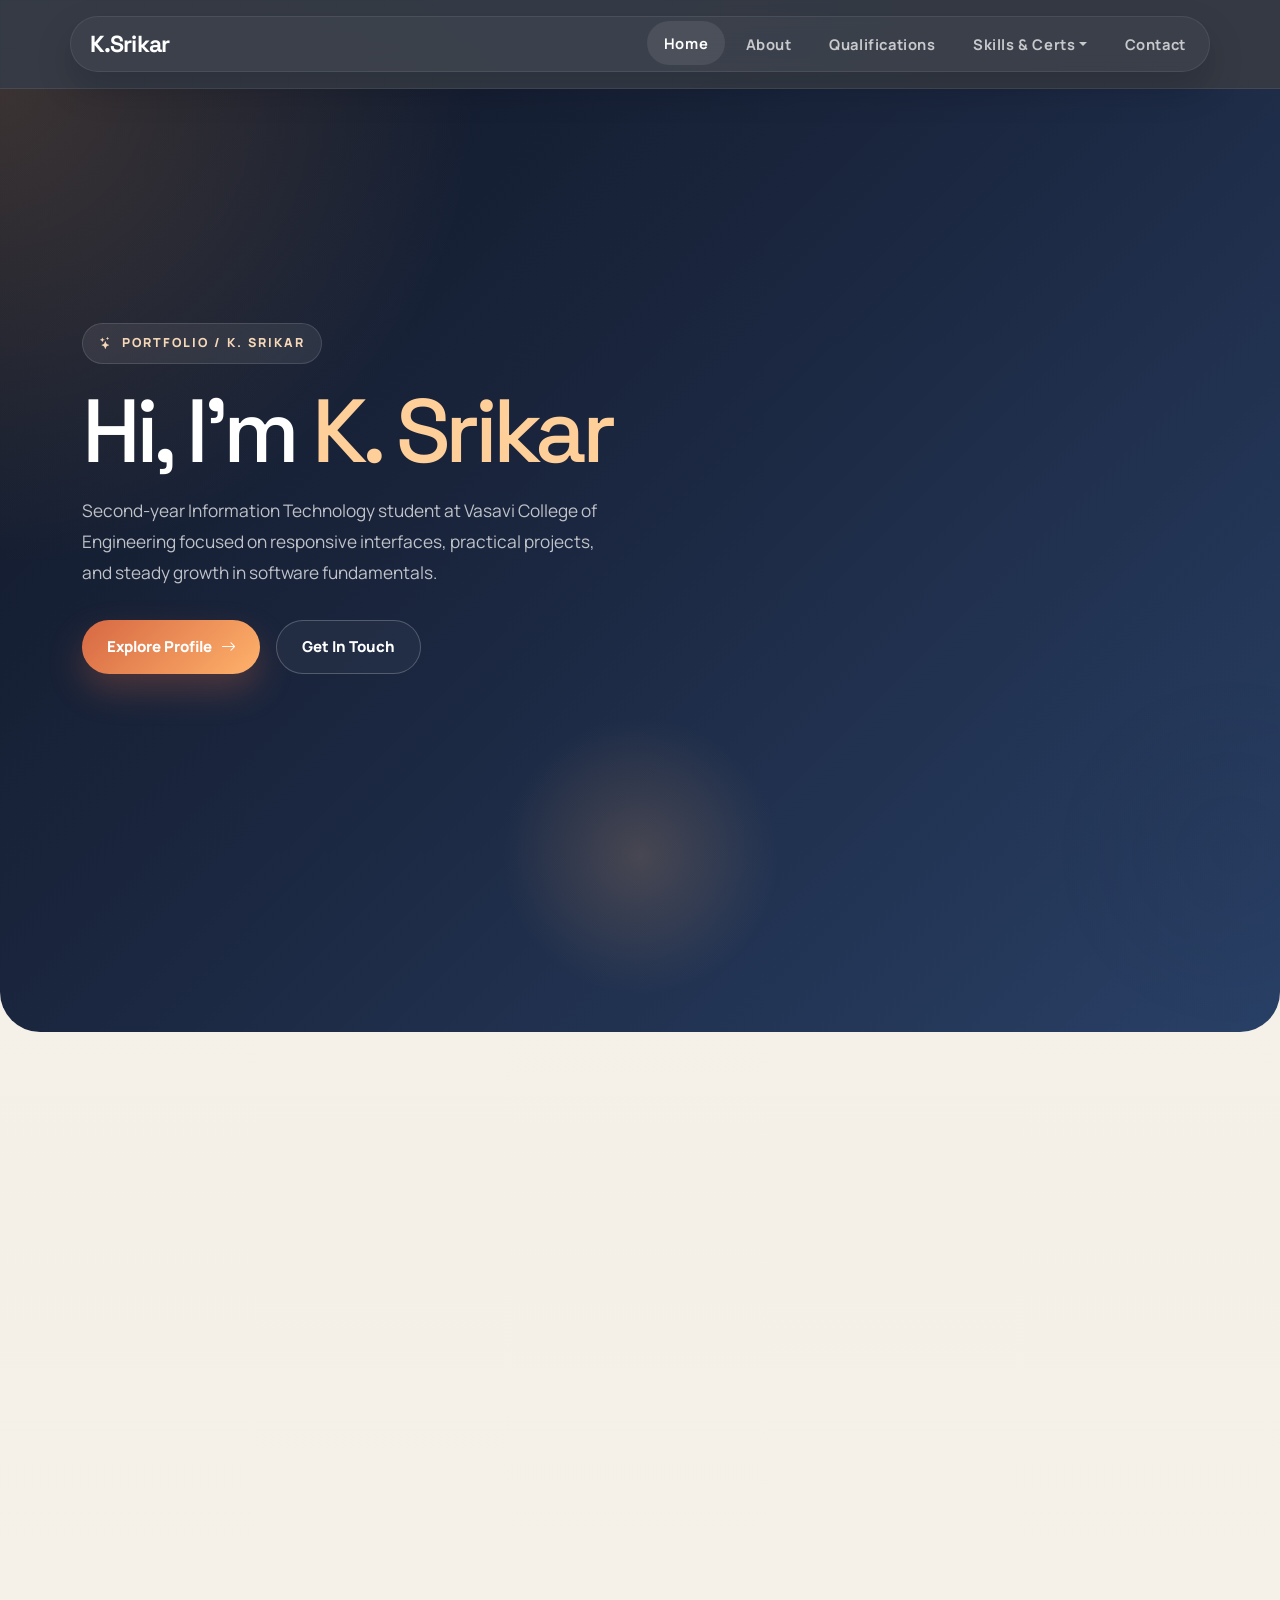
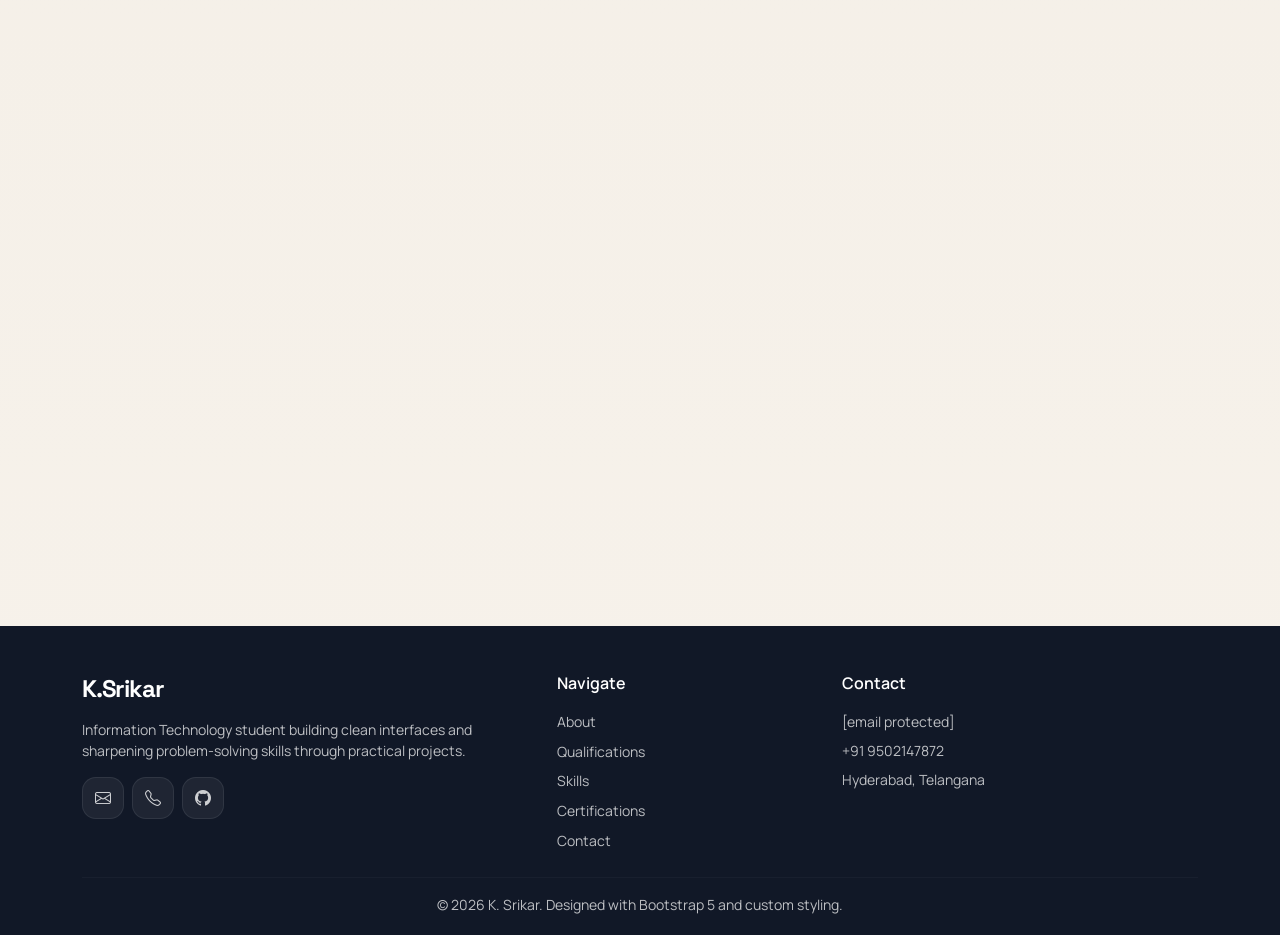
<file: index.html>
<!DOCTYPE html>
<html lang="en">
<head>
  <meta charset="UTF-8">
  <meta name="viewport" content="width=device-width, initial-scale=1.0">
  <title>K. Srikar | Portfolio</title>
  <link href="https://cdn.jsdelivr.net/npm/bootstrap@5.3.2/dist/css/bootstrap.min.css" rel="stylesheet">
  <link href="https://cdn.jsdelivr.net/npm/bootstrap-icons@1.11.3/font/bootstrap-icons.min.css" rel="stylesheet">
  <link href="css/style.css" rel="stylesheet">
</head>
<body>

<nav class="navbar navbar-expand-lg navbar-dark">
  <div class="container">
    <a class="navbar-brand" href="index.html">K.Srikar</a>
    <button class="navbar-toggler" type="button" data-bs-toggle="collapse" data-bs-target="#navMenu" aria-controls="navMenu" aria-expanded="false" aria-label="Toggle navigation">
      <span class="navbar-toggler-icon"></span>
    </button>
    <div class="collapse navbar-collapse" id="navMenu">
      <ul class="navbar-nav ms-auto gap-1">
        <li class="nav-item"><a class="nav-link active" href="index.html">Home</a></li>
        <li class="nav-item"><a class="nav-link" href="about.html">About</a></li>
        <li class="nav-item"><a class="nav-link" href="qualifications.html">Qualifications</a></li>
        <li class="nav-item dropdown">
          <a class="nav-link dropdown-toggle" href="#" data-bs-toggle="dropdown" aria-expanded="false">Skills &amp; Certs</a>
          <ul class="dropdown-menu dropdown-menu-end">
            <li><a class="dropdown-item" href="skills.html"><i class="bi bi-bar-chart-line me-2"></i>Skills</a></li>
            <li><a class="dropdown-item" href="certifications.html"><i class="bi bi-award me-2"></i>Certifications</a></li>
          </ul>
        </li>
        <li class="nav-item"><a class="nav-link" href="contact.html">Contact</a></li>
      </ul>
    </div>
  </div>
</nav>

<section class="hero-section">
  <div class="container">
    <div class="row align-items-center g-5">
      <div class="col-lg-6">
        <span class="hero-badge"><i class="bi bi-stars"></i>Portfolio / K. Srikar</span>
        <h1 class="hero-title">Hi, I'm <span>K. Srikar</span></h1>
        <p class="hero-subtitle">Second-year Information Technology student at Vasavi College of Engineering focused on responsive interfaces, practical projects, and steady growth in software fundamentals.</p>
        <div class="d-flex flex-wrap gap-3">
          <a href="about.html" class="btn-hero-primary">Explore Profile <i class="bi bi-arrow-right"></i></a>
          <a href="contact.html" class="btn-hero-outline">Get In Touch</a>
        </div>
        <div class="hero-stats fade-in">
          <div class="hero-stat">
            <div class="hero-stat-num">02+</div>
            <div class="hero-stat-label">Academic Projects</div>
          </div>
          <div class="hero-stat">
            <div class="hero-stat-num">05+</div>
            <div class="hero-stat-label">Core Skills</div>
          </div>
          <div class="hero-stat">
            <div class="hero-stat-num">2026</div>
            <div class="hero-stat-label">Expected Graduation</div>
          </div>
        </div>
      </div>
      <div class="col-lg-6">
        <div class="hero-panel fade-in">
          <div class="d-flex justify-content-between align-items-start flex-wrap gap-3 mb-4">
            <div>
              <span class="section-label mb-2">Current Focus</span>
              <h2 class="h4 fw-bold mb-2">Front-end development and problem solving</h2>
              <p class="mb-0">Designing responsive pages while strengthening Java, Python, and data structure fundamentals.</p>
            </div>
            <span class="stack-badge is-outline">Open to internships</span>
          </div>
          <div class="hero-portrait">KS</div>
          <div class="hero-stack">
            <div class="hero-stack-card">
              <div>
                <strong>Interface Design</strong>
                <small>HTML, CSS, Bootstrap, responsive layouts</small>
              </div>
              <span class="stack-badge">Core</span>
            </div>
            <div class="hero-stack-card">
              <div>
                <strong>Programming Base</strong>
                <small>C, Java, Python, object-oriented thinking</small>
              </div>
              <span class="stack-badge">Growing</span>
            </div>
            <div class="hero-stack-card">
              <div>
                <strong>Working Style</strong>
                <small>Consistent, curious, and focused on clean output</small>
              </div>
              <span class="stack-badge">Mindset</span>
            </div>
          </div>
          <div class="floating-tag top-right"><i class="bi bi-window"></i>Responsive websites</div>
          <div class="floating-tag bottom-left"><i class="bi bi-lightning-charge"></i>Practical problem solving</div>
        </div>
      </div>
    </div>
  </div>
</section>

<section class="page-section pt-0">
  <div class="container">
    <div class="text-center mb-5 fade-in">
      <span class="section-label">Highlights</span>
      <h2 class="section-title">What I bring to the table</h2>
      <p class="section-copy mx-auto">A portfolio grounded in structured learning, practical implementation, and a clear interest in building neat, usable interfaces.</p>
    </div>
    <div class="row g-4">
      <div class="col-md-4 fade-in">
        <div class="feature-card">
          <div class="feature-icon mb-4"><i class="bi bi-code-slash"></i></div>
          <h3 class="h5 fw-bold mb-2">Web Development</h3>
          <p>Building responsive webpages with clean structure, better spacing, and a polished user experience.</p>
          <div class="feature-meta">
            <span class="stack-badge">HTML</span>
            <span class="stack-badge">CSS</span>
            <span class="stack-badge">Bootstrap</span>
          </div>
        </div>
      </div>
      <div class="col-md-4 fade-in">
        <div class="feature-card">
          <div class="feature-icon mb-4"><i class="bi bi-cpu"></i></div>
          <h3 class="h5 fw-bold mb-2">Programming Practice</h3>
          <p>Strengthening logic and software fundamentals with C, Java, Python, and hands-on problem solving.</p>
          <div class="feature-meta">
            <span class="stack-badge">C</span>
            <span class="stack-badge">Java</span>
            <span class="stack-badge">Python</span>
          </div>
        </div>
      </div>
      <div class="col-md-4 fade-in">
        <div class="feature-card">
          <div class="feature-icon mb-4"><i class="bi bi-graph-up-arrow"></i></div>
          <h3 class="h5 fw-bold mb-2">Continuous Improvement</h3>
          <p>Always refining design sense, coding habits, and technical depth through new projects and study.</p>
          <div class="feature-meta">
            <span class="stack-badge">Learning</span>
            <span class="stack-badge">Projects</span>
            <span class="stack-badge">Growth</span>
          </div>
        </div>
      </div>
    </div>
  </div>
</section>

<section class="page-section pt-0">
  <div class="container">
    <div class="text-center mb-5 fade-in">
      <span class="section-label">Explore</span>
      <h2 class="section-title">Quick access to key sections</h2>
      <p class="section-copy mx-auto">Use these shortcuts to review academics, technical strengths, and completed certifications.</p>
    </div>
    <div class="row g-4">
      <div class="col-md-4 fade-in">
        <div class="quick-link-card">
          <div class="quick-link-icon mb-4"><i class="bi bi-mortarboard"></i></div>
          <h5 class="fw-bold mb-2">Qualifications</h5>
          <p>See my academic journey from secondary education to my current engineering degree.</p>
          <a href="qualifications.html" class="btn-outline-accent">View Qualifications</a>
        </div>
      </div>
      <div class="col-md-4 fade-in">
        <div class="quick-link-card">
          <div class="quick-link-icon mb-4"><i class="bi bi-diagram-3"></i></div>
          <h5 class="fw-bold mb-2">Skills</h5>
          <p>Review programming languages, tools, and the soft skills that shape how I work.</p>
          <a href="skills.html" class="btn-outline-accent">View Skills</a>
        </div>
      </div>
      <div class="col-md-4 fade-in">
        <div class="quick-link-card">
          <div class="quick-link-icon mb-4"><i class="bi bi-patch-check"></i></div>
          <h5 class="fw-bold mb-2">Certifications</h5>
          <p>Browse verified courses and learning milestones that support my technical growth.</p>
          <a href="certifications.html" class="btn-outline-accent">View Certifications</a>
        </div>
      </div>
    </div>
  </div>
</section>

<footer>
  <div class="container">
    <div class="row g-4">
      <div class="col-md-5">
        <div class="footer-brand">K.Srikar</div>
        <p class="small mb-3">Information Technology student building clean interfaces and sharpening problem-solving skills through practical projects.</p>
        <div class="d-flex flex-wrap gap-2">
          <a href="/cdn-cgi/l/email-protection#8ae1f9f8e3e1ebf8b3b9b3b2caede7ebe3e6a4e9e5e7" class="social-icon" aria-label="Email"><i class="bi bi-envelope"></i></a>
          <a href="tel:+919502147872" class="social-icon" aria-label="Phone"><i class="bi bi-telephone"></i></a>
          <a href="https://github.com/srikar-7872" class="social-icon" aria-label="GitHub"><i class="bi bi-github"></i></a>
        </div>
      </div>
      <div class="col-md-3">
        <p class="text-white fw-semibold mb-3">Navigate</p>
        <ul class="footer-links small">
          <li><a href="about.html">About</a></li>
          <li><a href="qualifications.html">Qualifications</a></li>
          <li><a href="skills.html">Skills</a></li>
          <li><a href="certifications.html">Certifications</a></li>
          <li><a href="contact.html">Contact</a></li>
        </ul>
      </div>
      <div class="col-md-4">
        <p class="text-white fw-semibold mb-3">Contact</p>
        <p class="small mb-2"><a href="/cdn-cgi/l/email-protection" class="__cf_email__" data-cfemail="046f77766d6f65763d373d3c446369656d682a676b69">[email&#160;protected]</a></p>
        <p class="small mb-2">+91 9502147872</p>
        <p class="small mb-0">Hyderabad, Telangana</p>
      </div>
    </div>
    <hr class="divider-line">
    <p class="text-center small mb-0">&copy; 2026 K. Srikar. Designed with Bootstrap 5 and custom styling.</p>
</file>
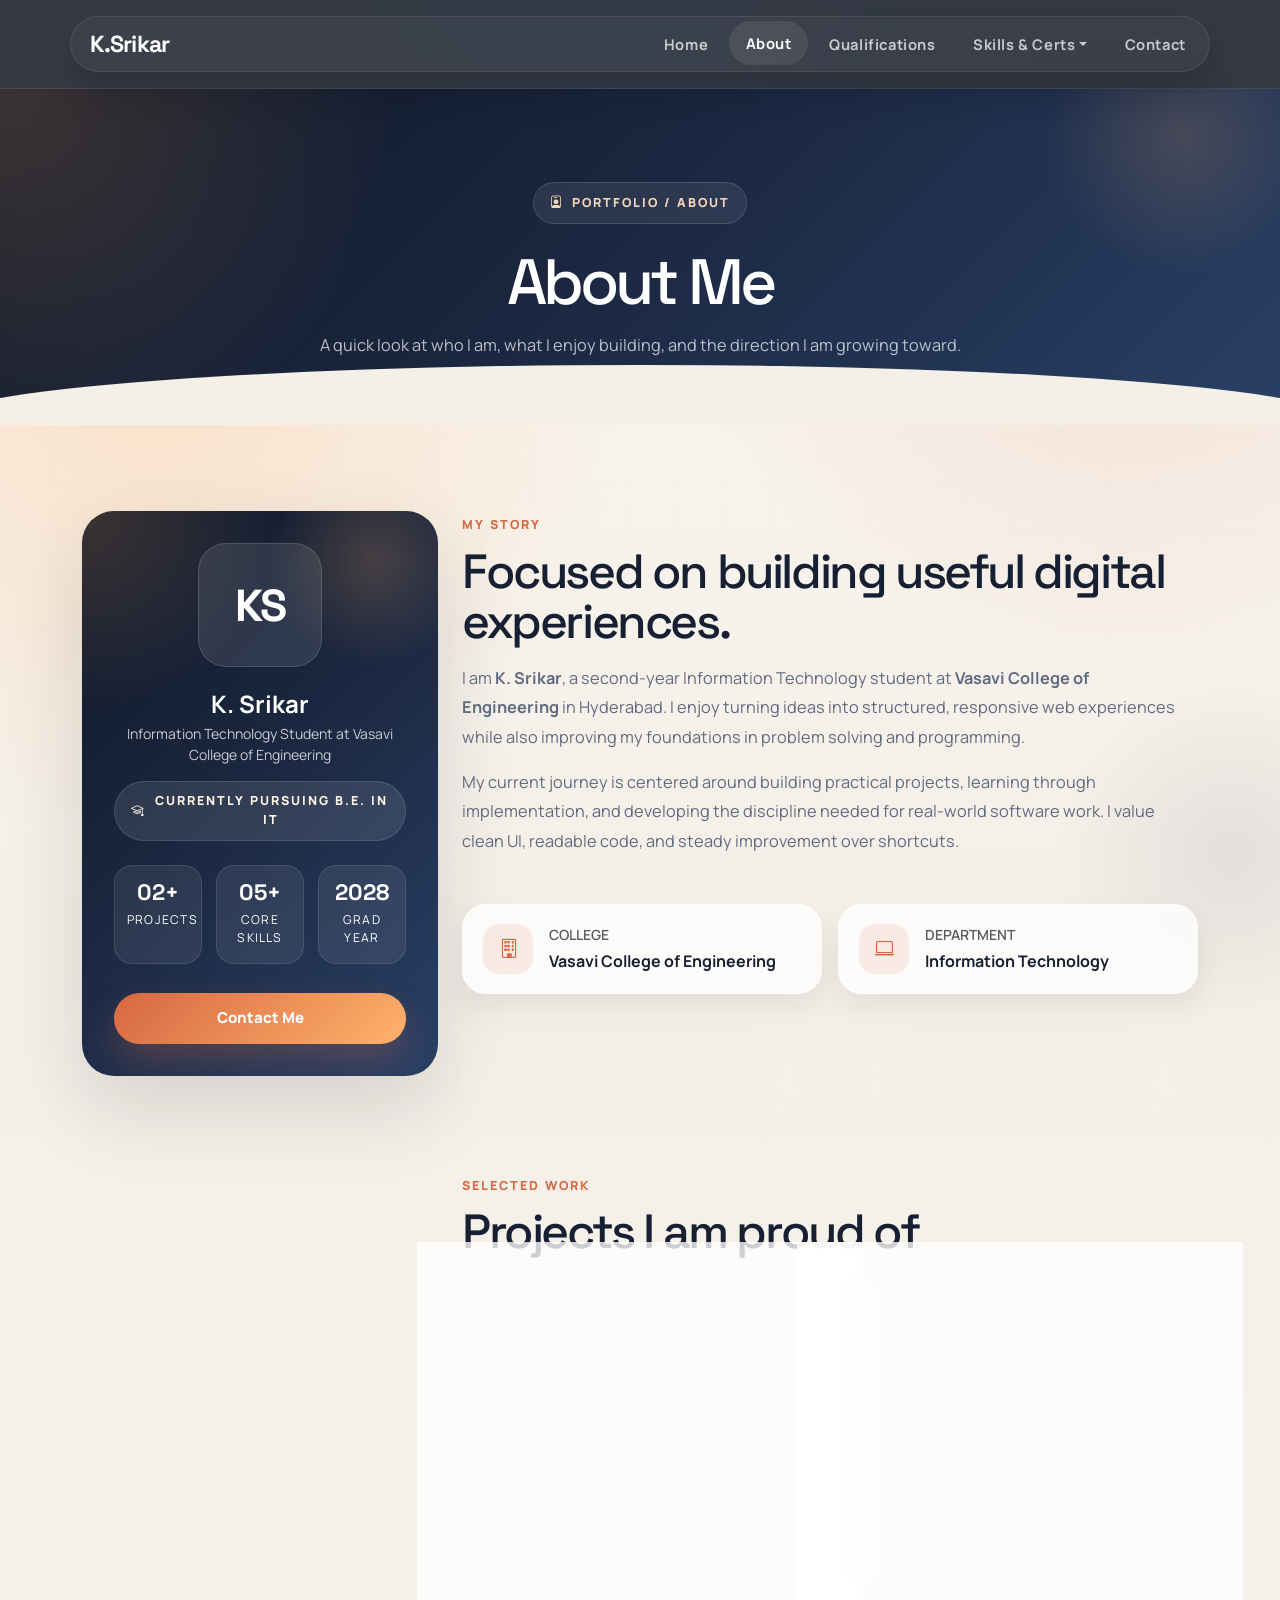
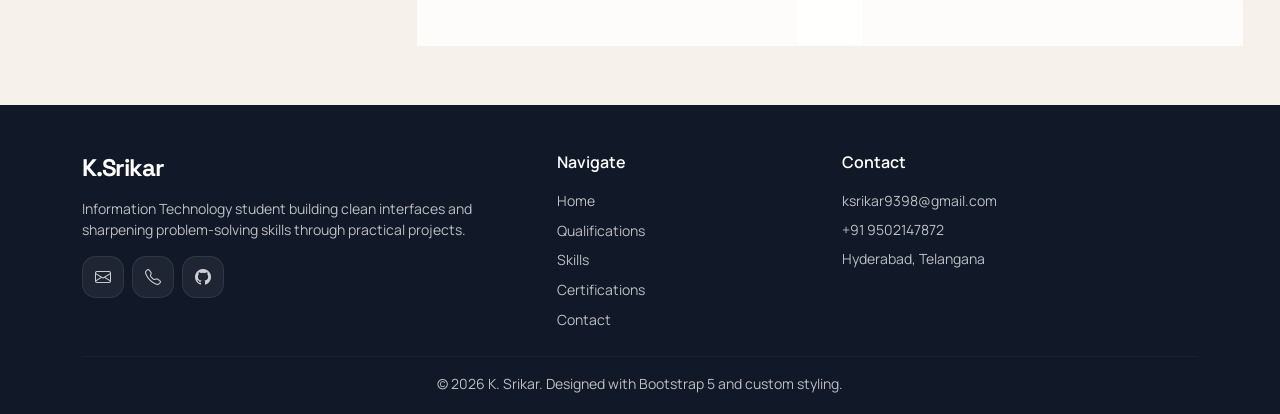
<file: about.html>
<!DOCTYPE html>
<html lang="en">
<head>
  <meta charset="UTF-8">
  <meta name="viewport" content="width=device-width, initial-scale=1.0">
  <title>About | K. Srikar</title>
  <link href="https://cdn.jsdelivr.net/npm/bootstrap@5.3.2/dist/css/bootstrap.min.css" rel="stylesheet">
  <link href="https://cdn.jsdelivr.net/npm/bootstrap-icons@1.11.3/font/bootstrap-icons.min.css" rel="stylesheet">
  <link href="css/style.css" rel="stylesheet">
</head>
<body>

<nav class="navbar navbar-expand-lg navbar-dark">
  <div class="container">
    <a class="navbar-brand" href="index.html">K.Srikar</a>
    <button class="navbar-toggler" type="button" data-bs-toggle="collapse" data-bs-target="#navMenu" aria-controls="navMenu" aria-expanded="false" aria-label="Toggle navigation">
      <span class="navbar-toggler-icon"></span>
    </button>
    <div class="collapse navbar-collapse" id="navMenu">
      <ul class="navbar-nav ms-auto gap-1">
        <li class="nav-item"><a class="nav-link" href="index.html">Home</a></li>
        <li class="nav-item"><a class="nav-link active" href="about.html">About</a></li>
        <li class="nav-item"><a class="nav-link" href="qualifications.html">Qualifications</a></li>
        <li class="nav-item dropdown">
          <a class="nav-link dropdown-toggle" href="#" data-bs-toggle="dropdown" aria-expanded="false">Skills &amp; Certs</a>
          <ul class="dropdown-menu dropdown-menu-end">
            <li><a class="dropdown-item" href="skills.html"><i class="bi bi-bar-chart-line me-2"></i>Skills</a></li>
            <li><a class="dropdown-item" href="certifications.html"><i class="bi bi-award me-2"></i>Certifications</a></li>
          </ul>
        </li>
        <li class="nav-item"><a class="nav-link" href="contact.html">Contact</a></li>
      </ul>
    </div>
  </div>
</nav>

<div class="page-header text-center">
  <div class="container">
    <span class="page-header-kicker"><i class="bi bi-person-badge"></i>Portfolio / About</span>
    <h1 class="page-header-title">About Me</h1>
    <p class="page-header-sub">A quick look at who I am, what I enjoy building, and the direction I am growing toward.</p>
  </div>
</div>

<section class="page-section">
  <div class="container">
    <div class="row g-4 align-items-start">
      <div class="col-lg-4 fade-in">
        <div class="profile-card">
          <div class="profile-img">KS</div>
          <h4 class="fw-bold mb-1 text-center">K. Srikar</h4>
          <p class="small mb-3 text-center">Information Technology Student at Vasavi College of Engineering</p>
          <div class="text-center">
            <span class="profile-status"><i class="bi bi-mortarboard"></i>Currently pursuing B.E. in IT</span>
          </div>
          <div class="profile-metrics">
            <div class="metric-item">
              <strong>02+</strong>
              <span>Projects</span>
            </div>
            <div class="metric-item">
              <strong>05+</strong>
              <span>Core Skills</span>
            </div>
            <div class="metric-item">
              <strong>2028</strong>
              <span>Grad Year</span>
            </div>
          </div>
          <a href="contact.html" class="btn-hero-primary w-100">Contact Me</a>
        </div>
      </div>

      <div class="col-lg-8">
        <div class="fade-in mb-5">
          <span class="section-label">My Story</span>
          <h2 class="section-title">Focused on building useful digital experiences.</h2>
          <p class="section-copy mb-3">I am <strong>K. Srikar</strong>, a second-year Information Technology student at <strong>Vasavi College of Engineering</strong> in Hyderabad. I enjoy turning ideas into structured, responsive web experiences while also improving my foundations in problem solving and programming.</p>
          <p class="section-copy mb-0">My current journey is centered around building practical projects, learning through implementation, and developing the discipline needed for real-world software work. I value clean UI, readable code, and steady improvement over shortcuts.</p>
        </div>

        <div class="row g-3 mb-5">
          <div class="col-sm-6 fade-in">
            <div class="info-card">
              <div class="info-icon"><i class="bi bi-building"></i></div>
              <div>
                <div class="small text-muted fw-semibold mb-1">COLLEGE</div>
                <div class="fw-bold">Vasavi College of Engineering</div>
              </div>
            </div>
          </div>
          <div class="col-sm-6 fade-in">
            <div class="info-card">
              <div class="info-icon"><i class="bi bi-laptop"></i></div>
              <div>
                <div class="small text-muted fw-semibold mb-1">DEPARTMENT</div>
                <div class="fw-bold">Information Technology</div>
              </div>
            </div>
          </div>
          <div class="col-sm-6 fade-in">
            <div class="info-card">
              <div class="info-icon"><i class="bi bi-geo-alt"></i></div>
              <div>
                <div class="small text-muted fw-semibold mb-1">LOCATION</div>
                <div class="fw-bold">Hyderabad, Telangana</div>
              </div>
            </div>
          </div>
          <div class="col-sm-6 fade-in">
            <div class="info-card">
              <div class="info-icon"><i class="bi bi-lightning-charge"></i></div>
              <div>
                <div class="small text-muted fw-semibold mb-1">INTEREST</div>
                <div class="fw-bold">Web Development and Problem Solving</div>
              </div>
            </div>
          </div>
        </div>

        <div class="fade-in">
          <span class="section-label">Selected Work</span>
          <h3 class="section-title">Projects I am proud of</h3>
          <div class="row g-4">
            <div class="col-md-6">
              <div class="project-card">
                <div class="feature-icon mb-4"><i class="bi bi-map"></i></div>
                <h5 class="fw-bold mb-2">Plan My Trip</h5>
                <p>A travel planner that helps users estimate transport, stay, tourist costs, and itinerary details based on source and destination.</p>
                <div class="project-meta">
                  <span class="stack-badge">HTML</span>
                  <span class="stack-badge">CSS</span>
                  <span class="stack-badge">JavaScript</span>
                </div>
              </div>
            </div>
            <div class="col-md-6">
              <div class="project-card">
                <div class="feature-icon mb-4"><i class="bi bi-train-front"></i></div>
                <h5 class="fw-bold mb-2">Railway Booking System</h5>
                <p>A railway seat booking project built around train search, seat availability, and reservation flow with a focus on usability and data handling.</p>
                <div class="project-meta">
                  <span class="stack-badge">Java</span>
                  <span class="stack-badge">DBMS</span>
                  <span class="stack-badge">Logic</span>
                </div>
              </div>
            </div>
          </div>
        </div>
      </div>
    </div>
  </div>
</section>

<footer>
  <div class="container">
    <div class="row g-4">
      <div class="col-md-5">
        <div class="footer-brand">K.Srikar</div>
        <p class="small mb-3">Information Technology student building clean interfaces and sharpening problem-solving skills through practical projects.</p>
        <div class="d-flex flex-wrap gap-2">
          <a href="mailto:ksrikar9398@gmail.com" class="social-icon" aria-label="Email"><i class="bi bi-envelope"></i></a>
          <a href="tel:+919502147872" class="social-icon" aria-label="Phone"><i class="bi bi-telephone"></i></a>
          <a href="https://github.com/srikar-7872" class="social-icon" aria-label="GitHub"><i class="bi bi-github"></i></a>
        </div>
      </div>
      <div class="col-md-3">
        <p class="text-white fw-semibold mb-3">Navigate</p>
        <ul class="footer-links small">
          <li><a href="index.html">Home</a></li>
          <li><a href="qualifications.html">Qualifications</a></li>
          <li><a href="skills.html">Skills</a></li>
          <li><a href="certifications.html">Certifications</a></li>
          <li><a href="contact.html">Contact</a></li>
        </ul>
      </div>
      <div class="col-md-4">
        <p class="text-white fw-semibold mb-3">Contact</p>
        <p class="small mb-2">ksrikar9398@gmail.com</p>
        <p class="small mb-2">+91 9502147872</p>
        <p class="small mb-0">Hyderabad, Telangana</p>
      </div>
    </div>
    <hr class="divider-line">
    <p class="text-center small mb-0">&copy; 2026 K. Srikar. Designed with Bootstrap 5 and custom styling.</p>
  </div>
</footer>

<script src="https://cdn.jsdelivr.net/npm/bootstrap@5.3.2/dist/js/bootstrap.bundle.min.js"></script>
<script src="js/main.js"></script>
</body>
</html>
</file>
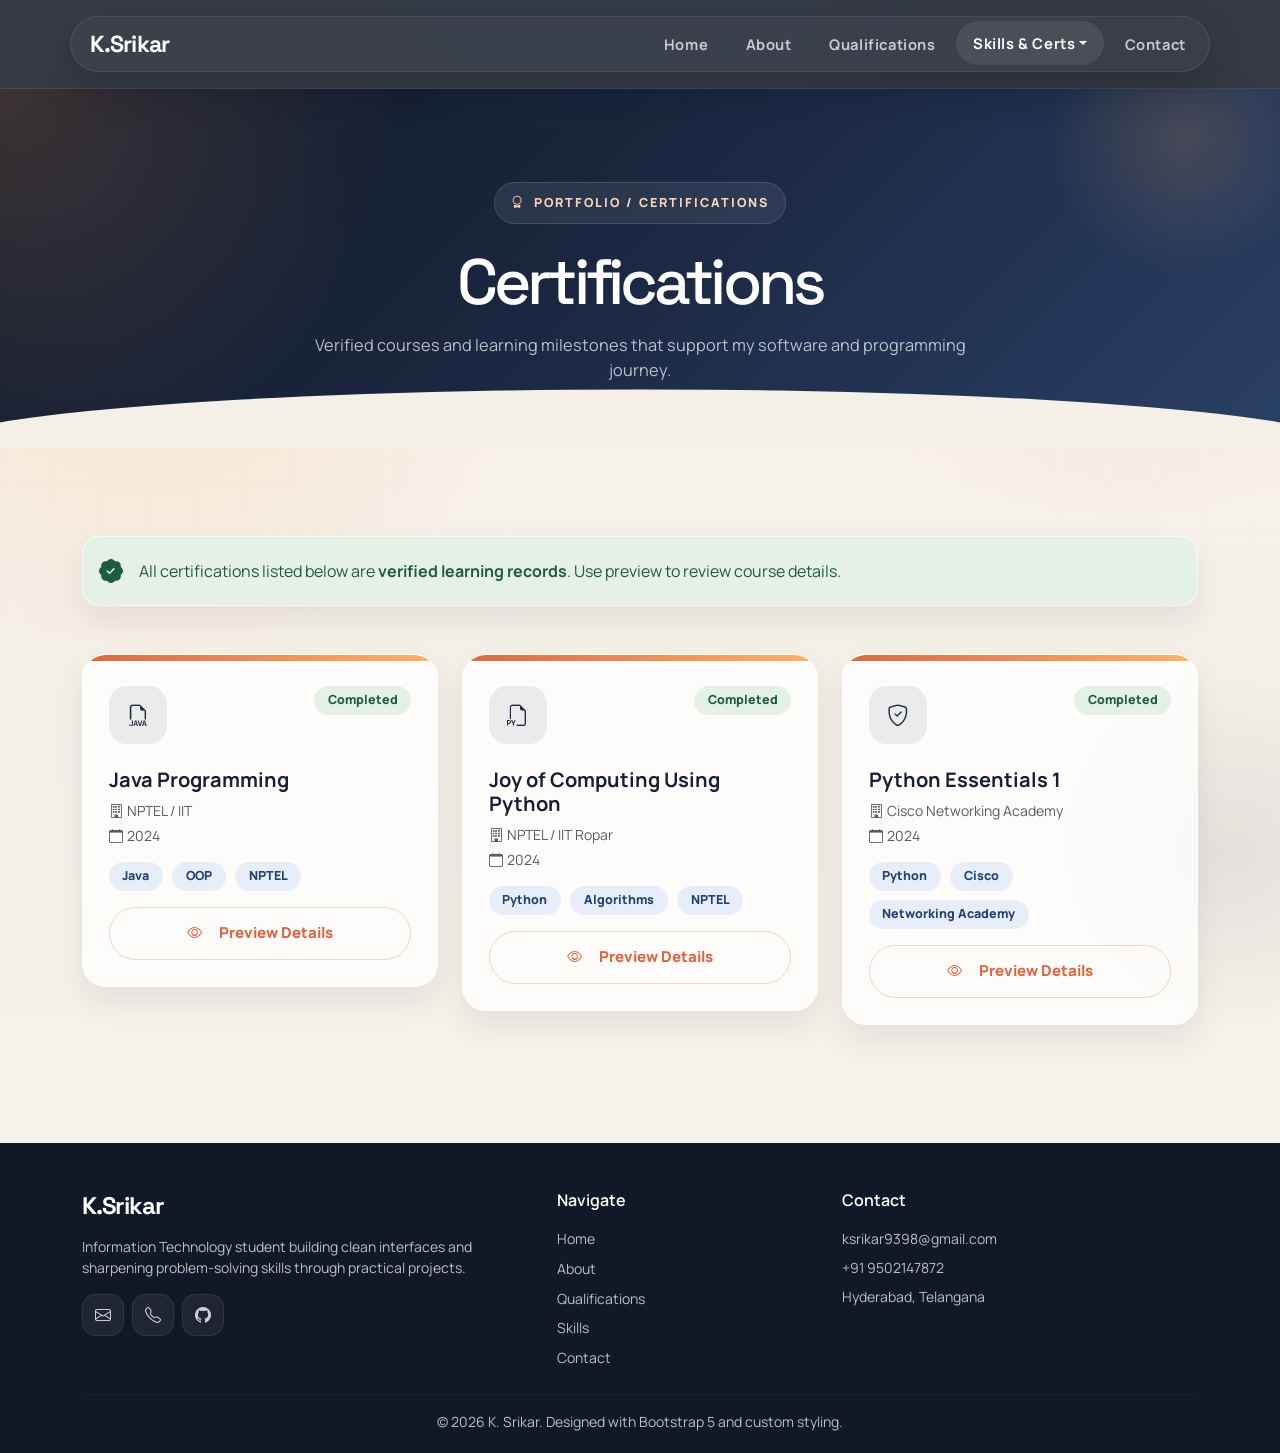
<file: certifications.html>
<!DOCTYPE html>
<html lang="en">
<head>
  <meta charset="UTF-8">
  <meta name="viewport" content="width=device-width, initial-scale=1.0">
  <title>Certifications | K. Srikar</title>
  <link href="https://cdn.jsdelivr.net/npm/bootstrap@5.3.2/dist/css/bootstrap.min.css" rel="stylesheet">
  <link href="https://cdn.jsdelivr.net/npm/bootstrap-icons@1.11.3/font/bootstrap-icons.min.css" rel="stylesheet">
  <link href="css/style.css" rel="stylesheet">
</head>
<body>

<nav class="navbar navbar-expand-lg navbar-dark">
  <div class="container">
    <a class="navbar-brand" href="index.html">K.Srikar</a>
    <button class="navbar-toggler" type="button" data-bs-toggle="collapse" data-bs-target="#navMenu" aria-controls="navMenu" aria-expanded="false" aria-label="Toggle navigation">
      <span class="navbar-toggler-icon"></span>
    </button>
    <div class="collapse navbar-collapse" id="navMenu">
      <ul class="navbar-nav ms-auto gap-1">
        <li class="nav-item"><a class="nav-link" href="index.html">Home</a></li>
        <li class="nav-item"><a class="nav-link" href="about.html">About</a></li>
        <li class="nav-item"><a class="nav-link" href="qualifications.html">Qualifications</a></li>
        <li class="nav-item dropdown">
          <a class="nav-link dropdown-toggle active" href="#" data-bs-toggle="dropdown" aria-expanded="false">Skills &amp; Certs</a>
          <ul class="dropdown-menu dropdown-menu-end">
            <li><a class="dropdown-item" href="skills.html"><i class="bi bi-bar-chart-line me-2"></i>Skills</a></li>
            <li><a class="dropdown-item" href="certifications.html"><i class="bi bi-award me-2"></i>Certifications</a></li>
          </ul>
        </li>
        <li class="nav-item"><a class="nav-link" href="contact.html">Contact</a></li>
      </ul>
    </div>
  </div>
</nav>

<div class="page-header text-center">
  <div class="container">
    <span class="page-header-kicker"><i class="bi bi-award"></i>Portfolio / Certifications</span>
    <h1 class="page-header-title">Certifications</h1>
    <p class="page-header-sub">Verified courses and learning milestones that support my software and programming journey.</p>
  </div>
</div>

<!-- Modal -->
<div class="modal fade" id="certModal" tabindex="-1" aria-labelledby="certModalTitle" aria-hidden="true">
  <div class="modal-dialog modal-dialog-centered">
    <div class="modal-content">
      <div class="modal-header">
        <h5 class="modal-title fw-bold" id="certModalTitle">Certificate Preview</h5>
        <button type="button" class="btn-close" data-bs-dismiss="modal" aria-label="Close"></button>
      </div>
      <div class="modal-body text-center">
        <div class="modal-icon"><i class="bi bi-patch-check"></i></div>
        <h4 class="fw-bold" id="certModalName">Certificate Preview</h4>
        <p class="text-muted mb-4" id="certModalDesc">Additional certificate information will appear here.</p>
        <span class="badge-custom badge-success-custom fs-6 px-3 py-2">Verified</span>
      </div>
      <div class="modal-footer">
        <button type="button" class="btn-accent" data-bs-dismiss="modal">Close Preview</button>
      </div>
    </div>
  </div>
</div>

<section class="page-section">
  <div class="container">
    <div class="alert alert-custom alert-success d-flex align-items-center gap-3 mb-5 fade-in">
      <i class="bi bi-patch-check-fill fs-4"></i>
      <div>All certifications listed below are <strong>verified learning records</strong>. Use preview to review course details.</div>
    </div>

    <div class="row g-4 justify-content-center">

      <!-- NPTEL Java Programming -->
      <div class="col-md-6 col-lg-4 fade-in">
        <div class="cert-card">
          <div class="cert-card-top"></div>
          <div class="cert-body">
            <div class="d-flex justify-content-between align-items-start mb-4">
              <div class="cert-icon"><i class="bi bi-filetype-java"></i></div>
              <span class="badge-custom badge-success-custom">Completed</span>
            </div>
            <h5 class="fw-bold">Java Programming</h5>
            <p class="text-muted small mb-1"><i class="bi bi-building me-1"></i>NPTEL / IIT</p>
            <p class="text-muted small mb-3"><i class="bi bi-calendar me-1"></i>2024</p>
            <div class="feature-meta mb-3">
              <span class="badge-custom badge-info-custom">Java</span>
              <span class="badge-custom badge-info-custom">OOP</span>
              <span class="badge-custom badge-info-custom">NPTEL</span>
            </div>
            <button class="btn-outline-accent w-100 preview-cert-btn" type="button"
              data-bs-toggle="modal" data-bs-target="#certModal"
              data-cert-title="Java Programming – NPTEL"
              data-cert-desc="NPTEL certification from IIT covering Java programming fundamentals, object-oriented concepts, exception handling, and core data structures.">
              <i class="bi bi-eye me-2"></i>Preview Details
            </button>
          </div>
        </div>
      </div>

      <!-- NPTEL Joy of Computing Using Python -->
      <div class="col-md-6 col-lg-4 fade-in">
        <div class="cert-card">
          <div class="cert-card-top"></div>
          <div class="cert-body">
            <div class="d-flex justify-content-between align-items-start mb-4">
              <div class="cert-icon"><i class="bi bi-filetype-py"></i></div>
              <span class="badge-custom badge-success-custom">Completed</span>
            </div>
            <h5 class="fw-bold">Joy of Computing Using Python</h5>
            <p class="text-muted small mb-1"><i class="bi bi-building me-1"></i>NPTEL / IIT Ropar</p>
            <p class="text-muted small mb-3"><i class="bi bi-calendar me-1"></i>2024</p>
            <div class="feature-meta mb-3">
              <span class="badge-custom badge-info-custom">Python</span>
              <span class="badge-custom badge-info-custom">Algorithms</span>
              <span class="badge-custom badge-info-custom">NPTEL</span>
            </div>
            <button class="btn-outline-accent w-100 preview-cert-btn" type="button"
              data-bs-toggle="modal" data-bs-target="#certModal"
              data-cert-title="Joy of Computing Using Python – NPTEL"
              data-cert-desc="NPTEL course from IIT Ropar introducing programming concepts through Python — covering variables, loops, functions, recursion, and computational problem solving.">
              <i class="bi bi-eye me-2"></i>Preview Details
            </button>
          </div>
        </div>
      </div>

      <!-- Cisco Python Essentials 1 -->
      <div class="col-md-6 col-lg-4 fade-in">
        <div class="cert-card">
          <div class="cert-card-top"></div>
          <div class="cert-body">
            <div class="d-flex justify-content-between align-items-start mb-4">
              <div class="cert-icon"><i class="bi bi-shield-check"></i></div>
              <span class="badge-custom badge-success-custom">Completed</span>
            </div>
            <h5 class="fw-bold">Python Essentials 1</h5>
            <p class="text-muted small mb-1"><i class="bi bi-building me-1"></i>Cisco Networking Academy</p>
            <p class="text-muted small mb-3"><i class="bi bi-calendar me-1"></i>2024</p>
            <div class="feature-meta mb-3">
              <span class="badge-custom badge-info-custom">Python</span>
              <span class="badge-custom badge-info-custom">Cisco</span>
              <span class="badge-custom badge-info-custom">Networking Academy</span>
            </div>
            <button class="btn-outline-accent w-100 preview-cert-btn" type="button"
              data-bs-toggle="modal" data-bs-target="#certModal"
              data-cert-title="Python Essentials 1 – Cisco Networking Academy"
              data-cert-desc="Cisco Networking Academy certification covering Python basics including syntax, data types, control flow, functions, and introductory object-oriented programming.">
              <i class="bi bi-eye me-2"></i>Preview Details
            </button>
          </div>
        </div>
      </div>

    </div>
  </div>
</section>

<footer>
  <div class="container">
    <div class="row g-4">
      <div class="col-md-5">
        <div class="footer-brand">K.Srikar</div>
        <p class="small mb-3">Information Technology student building clean interfaces and sharpening problem-solving skills through practical projects.</p>
        <div class="d-flex flex-wrap gap-2">
          <a href="mailto:ksrikar9398@gmail.com" class="social-icon" aria-label="Email"><i class="bi bi-envelope"></i></a>
          <a href="tel:+919502147872" class="social-icon" aria-label="Phone"><i class="bi bi-telephone"></i></a>
          <a href="https://github.com/srikar-7872" class="social-icon" aria-label="GitHub"><i class="bi bi-github"></i></a>
        </div>
      </div>
      <div class="col-md-3">
        <p class="text-white fw-semibold mb-3">Navigate</p>
        <ul class="footer-links small">
          <li><a href="index.html">Home</a></li>
          <li><a href="about.html">About</a></li>
          <li><a href="qualifications.html">Qualifications</a></li>
          <li><a href="skills.html">Skills</a></li>
          <li><a href="contact.html">Contact</a></li>
        </ul>
      </div>
      <div class="col-md-4">
        <p class="text-white fw-semibold mb-3">Contact</p>
        <p class="small mb-2">ksrikar9398@gmail.com</p>
        <p class="small mb-2">+91 9502147872</p>
        <p class="small mb-0">Hyderabad, Telangana</p>
      </div>
    </div>
    <hr class="divider-line">
    <p class="text-center small mb-0">&copy; 2026 K. Srikar. Designed with Bootstrap 5 and custom styling.</p>
  </div>
</footer>

<script src="https://cdn.jsdelivr.net/npm/bootstrap@5.3.2/dist/js/bootstrap.bundle.min.js"></script>
<script src="js/main.js"></script>
</body>
</html>
</file>
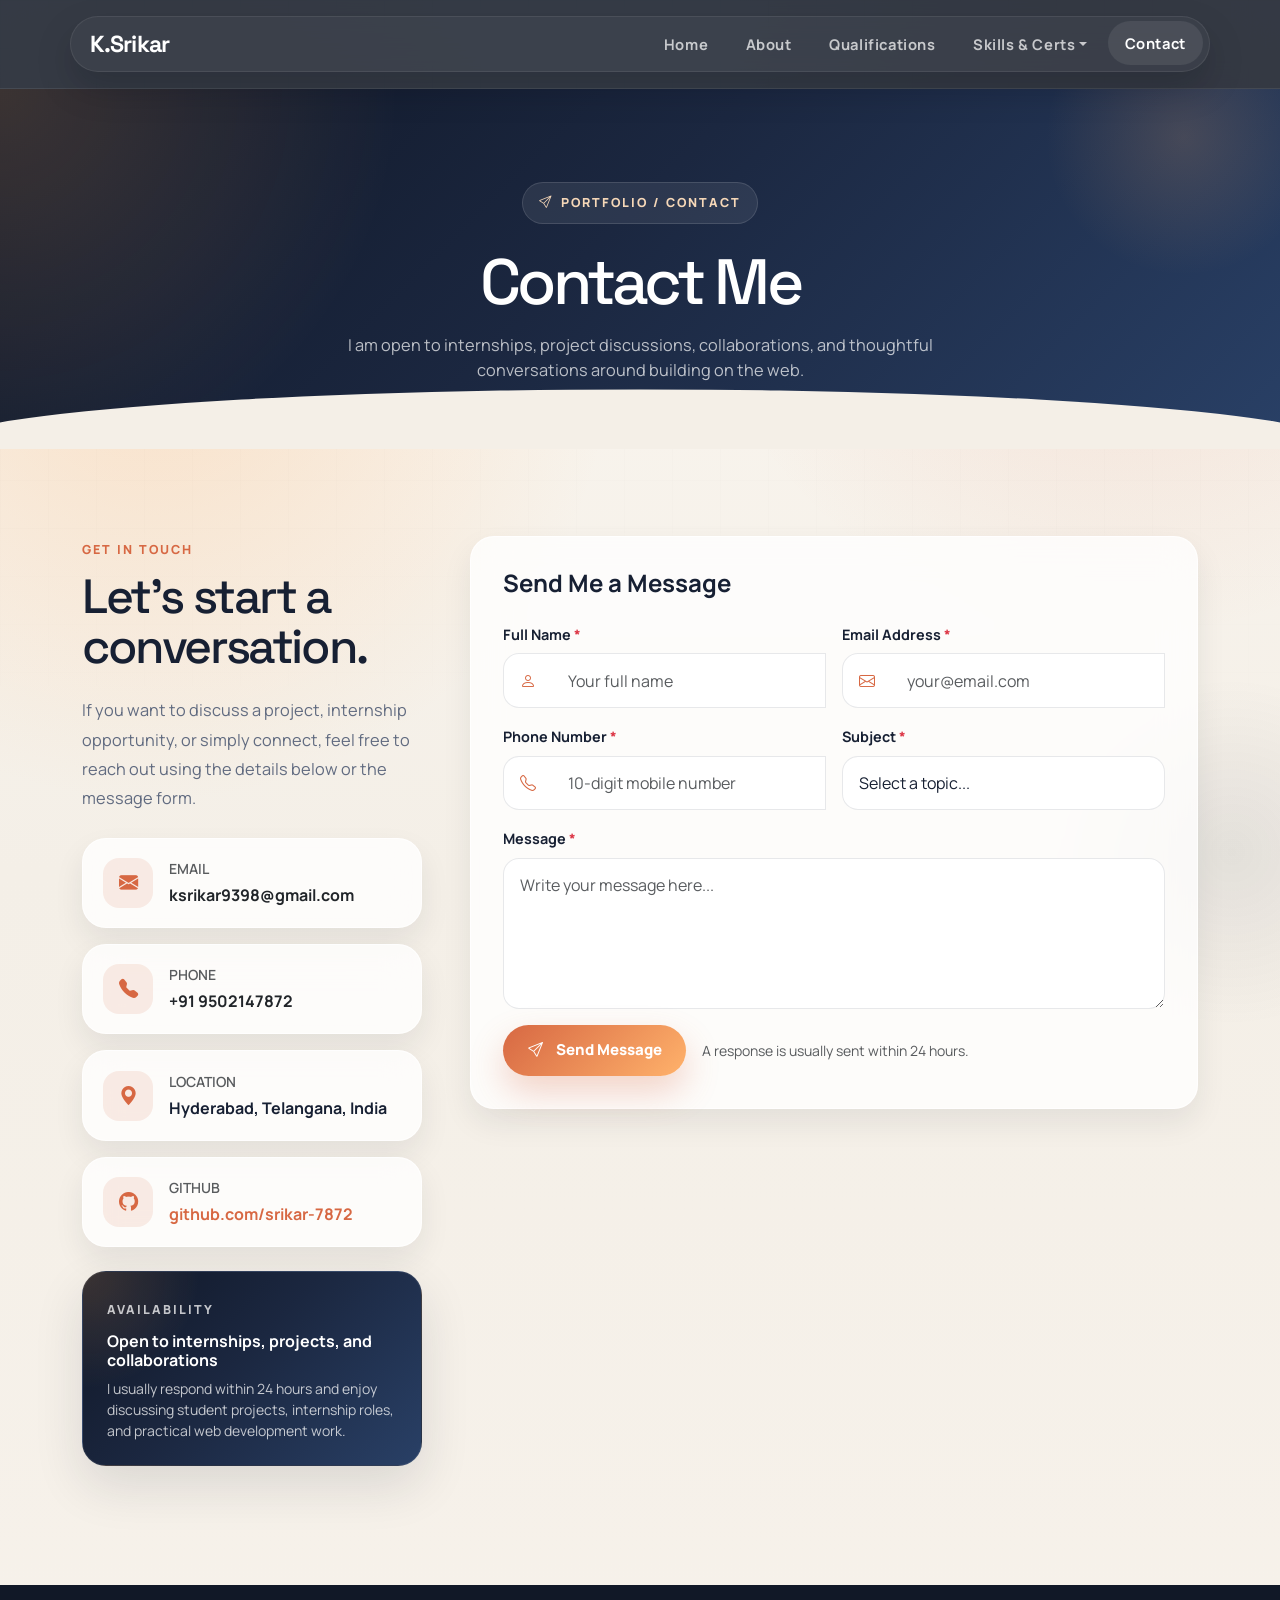
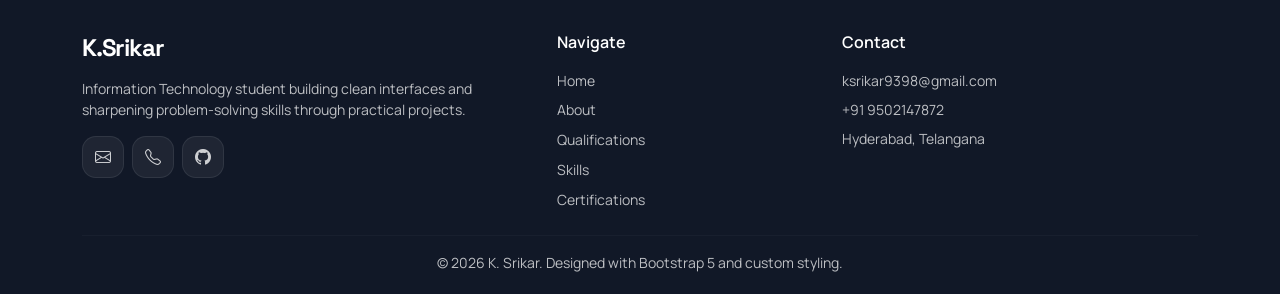
<file: contact.html>
<!DOCTYPE html>
<html lang="en">
<head>
  <meta charset="UTF-8">
  <meta name="viewport" content="width=device-width, initial-scale=1.0">
  <title>Contact | K. Srikar</title>
  <link href="https://cdn.jsdelivr.net/npm/bootstrap@5.3.2/dist/css/bootstrap.min.css" rel="stylesheet">
  <link href="https://cdn.jsdelivr.net/npm/bootstrap-icons@1.11.3/font/bootstrap-icons.min.css" rel="stylesheet">
  <link href="css/style.css" rel="stylesheet">
</head>
<body>

<nav class="navbar navbar-expand-lg navbar-dark">
  <div class="container">
    <a class="navbar-brand" href="index.html">K.Srikar</a>
    <button class="navbar-toggler" type="button" data-bs-toggle="collapse" data-bs-target="#navMenu" aria-controls="navMenu" aria-expanded="false" aria-label="Toggle navigation">
      <span class="navbar-toggler-icon"></span>
    </button>
    <div class="collapse navbar-collapse" id="navMenu">
      <ul class="navbar-nav ms-auto gap-1">
        <li class="nav-item"><a class="nav-link" href="index.html">Home</a></li>
        <li class="nav-item"><a class="nav-link" href="about.html">About</a></li>
        <li class="nav-item"><a class="nav-link" href="qualifications.html">Qualifications</a></li>
        <li class="nav-item dropdown">
          <a class="nav-link dropdown-toggle" href="#" data-bs-toggle="dropdown" aria-expanded="false">Skills &amp; Certs</a>
          <ul class="dropdown-menu dropdown-menu-end">
            <li><a class="dropdown-item" href="skills.html"><i class="bi bi-bar-chart-line me-2"></i>Skills</a></li>
            <li><a class="dropdown-item" href="certifications.html"><i class="bi bi-award me-2"></i>Certifications</a></li>
          </ul>
        </li>
        <li class="nav-item"><a class="nav-link active" href="contact.html">Contact</a></li>
      </ul>
    </div>
  </div>
</nav>

<div class="page-header text-center">
  <div class="container">
    <span class="page-header-kicker"><i class="bi bi-send"></i>Portfolio / Contact</span>
    <h1 class="page-header-title">Contact Me</h1>
    <p class="page-header-sub">I am open to internships, project discussions, collaborations, and thoughtful conversations around building on the web.</p>
  </div>
</div>

<section class="page-section">
  <div class="container">
    <div class="row g-5">
      <div class="col-lg-4 fade-in">
        <span class="section-label">Get In Touch</span>
        <h2 class="section-title mb-4">Let's start a conversation.</h2>
        <p class="section-copy mb-4">If you want to discuss a project, internship opportunity, or simply connect, feel free to reach out using the details below or the message form.</p>

        <div class="d-flex flex-column gap-3 mb-4">
          <div class="info-card">
            <div class="info-icon"><i class="bi bi-envelope-fill"></i></div>
            <div>
              <div class="small text-muted fw-semibold mb-1">EMAIL</div>
              <a href="mailto:ksrikar9398@gmail.com" class="fw-bold text-decoration-none text-dark">ksrikar9398@gmail.com</a>
            </div>
          </div>
          <div class="info-card">
            <div class="info-icon"><i class="bi bi-telephone-fill"></i></div>
            <div>
              <div class="small text-muted fw-semibold mb-1">PHONE</div>
              <a href="tel:+919502147872" class="fw-bold text-decoration-none text-dark">+91 9502147872</a>
            </div>
          </div>
          <div class="info-card">
            <div class="info-icon"><i class="bi bi-geo-alt-fill"></i></div>
            <div>
              <div class="small text-muted fw-semibold mb-1">LOCATION</div>
              <span class="fw-bold">Hyderabad, Telangana, India</span>
            </div>
          </div>
          <div class="info-card">
            <div class="info-icon"><i class="bi bi-github"></i></div>
            <div>
              <div class="small text-muted fw-semibold mb-1">GITHUB</div>
              <a href="https://github.com/srikar-7872" class="fw-bold text-decoration-none link-accent">github.com/srikar-7872</a>
            </div>
          </div>
        </div>

        <div class="availability-card">
          <span class="section-label">Availability</span>
          <h6 class="fw-bold mb-2">Open to internships, projects, and collaborations</h6>
          <p class="small mb-0">I usually respond within 24 hours and enjoy discussing student projects, internship roles, and practical web development work.</p>
        </div>
      </div>

      <div class="col-lg-8 fade-in">
        <div class="contact-form-wrap">
          <h4 class="fw-bold mb-4">Send Me a Message</h4>

          <form id="contactForm" novalidate>
            <div class="row g-3">
              <div class="col-sm-6">
                <label class="form-label" for="name">Full Name <span class="text-danger">*</span></label>
                <div class="input-group">
                  <span class="input-group-text"><i class="bi bi-person"></i></span>
                  <input type="text" class="form-control" id="name" placeholder="Your full name" required>
                  <div class="invalid-feedback">Please enter your name.</div>
                </div>
              </div>
              <div class="col-sm-6">
                <label class="form-label" for="email">Email Address <span class="text-danger">*</span></label>
                <div class="input-group">
                  <span class="input-group-text"><i class="bi bi-envelope"></i></span>
                  <input type="email" class="form-control" id="email" placeholder="your@email.com" required>
                  <div class="invalid-feedback">Please enter a valid email.</div>
                </div>
              </div>
              <div class="col-sm-6">
                <label class="form-label" for="phone">Phone Number <span class="text-danger">*</span></label>
                <div class="input-group">
                  <span class="input-group-text"><i class="bi bi-telephone"></i></span>
                  <input type="tel" class="form-control" id="phone" placeholder="10-digit mobile number" required>
                  <div class="invalid-feedback">Please enter a valid 10-digit phone number.</div>
                </div>
              </div>
              <div class="col-sm-6">
                <label class="form-label" for="subject">Subject <span class="text-danger">*</span></label>
                <select class="form-select" id="subject" required>
                  <option value="" disabled selected>Select a topic...</option>
                  <option>Project Collaboration</option>
                  <option>Internship Opportunity</option>
                  <option>Freelance Work</option>
                  <option>Academic Query</option>
                  <option>Other</option>
                </select>
                <div class="invalid-feedback">Please select a subject.</div>
              </div>
              <div class="col-12">
                <label class="form-label" for="message">Message <span class="text-danger">*</span></label>
                <textarea class="form-control" id="message" rows="5" placeholder="Write your message here..." required></textarea>
                <div class="invalid-feedback">Please enter your message.</div>
              </div>
              <div class="col-12 d-flex flex-column flex-md-row align-items-md-center gap-3">
                <button type="submit" class="btn-accent">
                  <i class="bi bi-send me-1"></i>Send Message
                </button>
                <span class="text-muted small">A response is usually sent within 24 hours.</span>
              </div>
            </div>
            <div id="formAlert" class="mt-3 d-none"></div>
          </form>
        </div>
      </div>
    </div>
  </div>
</section>

<footer>
  <div class="container">
    <div class="row g-4">
      <div class="col-md-5">
        <div class="footer-brand">K.Srikar</div>
        <p class="small mb-3">Information Technology student building clean interfaces and sharpening problem-solving skills through practical projects.</p>
        <div class="d-flex flex-wrap gap-2">
          <a href="mailto:ksrikar9398@gmail.com" class="social-icon" aria-label="Email"><i class="bi bi-envelope"></i></a>
          <a href="tel:+919502147872" class="social-icon" aria-label="Phone"><i class="bi bi-telephone"></i></a>
          <a href="https://github.com/srikar-7872" class="social-icon" aria-label="GitHub"><i class="bi bi-github"></i></a>
        </div>
      </div>
      <div class="col-md-3">
        <p class="text-white fw-semibold mb-3">Navigate</p>
        <ul class="footer-links small">
          <li><a href="index.html">Home</a></li>
          <li><a href="about.html">About</a></li>
          <li><a href="qualifications.html">Qualifications</a></li>
          <li><a href="skills.html">Skills</a></li>
          <li><a href="certifications.html">Certifications</a></li>
        </ul>
      </div>
      <div class="col-md-4">
        <p class="text-white fw-semibold mb-3">Contact</p>
        <p class="small mb-2">ksrikar9398@gmail.com</p>
        <p class="small mb-2">+91 9502147872</p>
        <p class="small mb-0">Hyderabad, Telangana</p>
      </div>
    </div>
    <hr class="divider-line">
    <p class="text-center small mb-0">&copy; 2026 K. Srikar. Designed with Bootstrap 5 and custom styling.</p>
  </div>
</footer>

<script src="https://cdn.jsdelivr.net/npm/bootstrap@5.3.2/dist/js/bootstrap.bundle.min.js"></script>
<script src="js/main.js"></script>
</body>
</html>
</file>
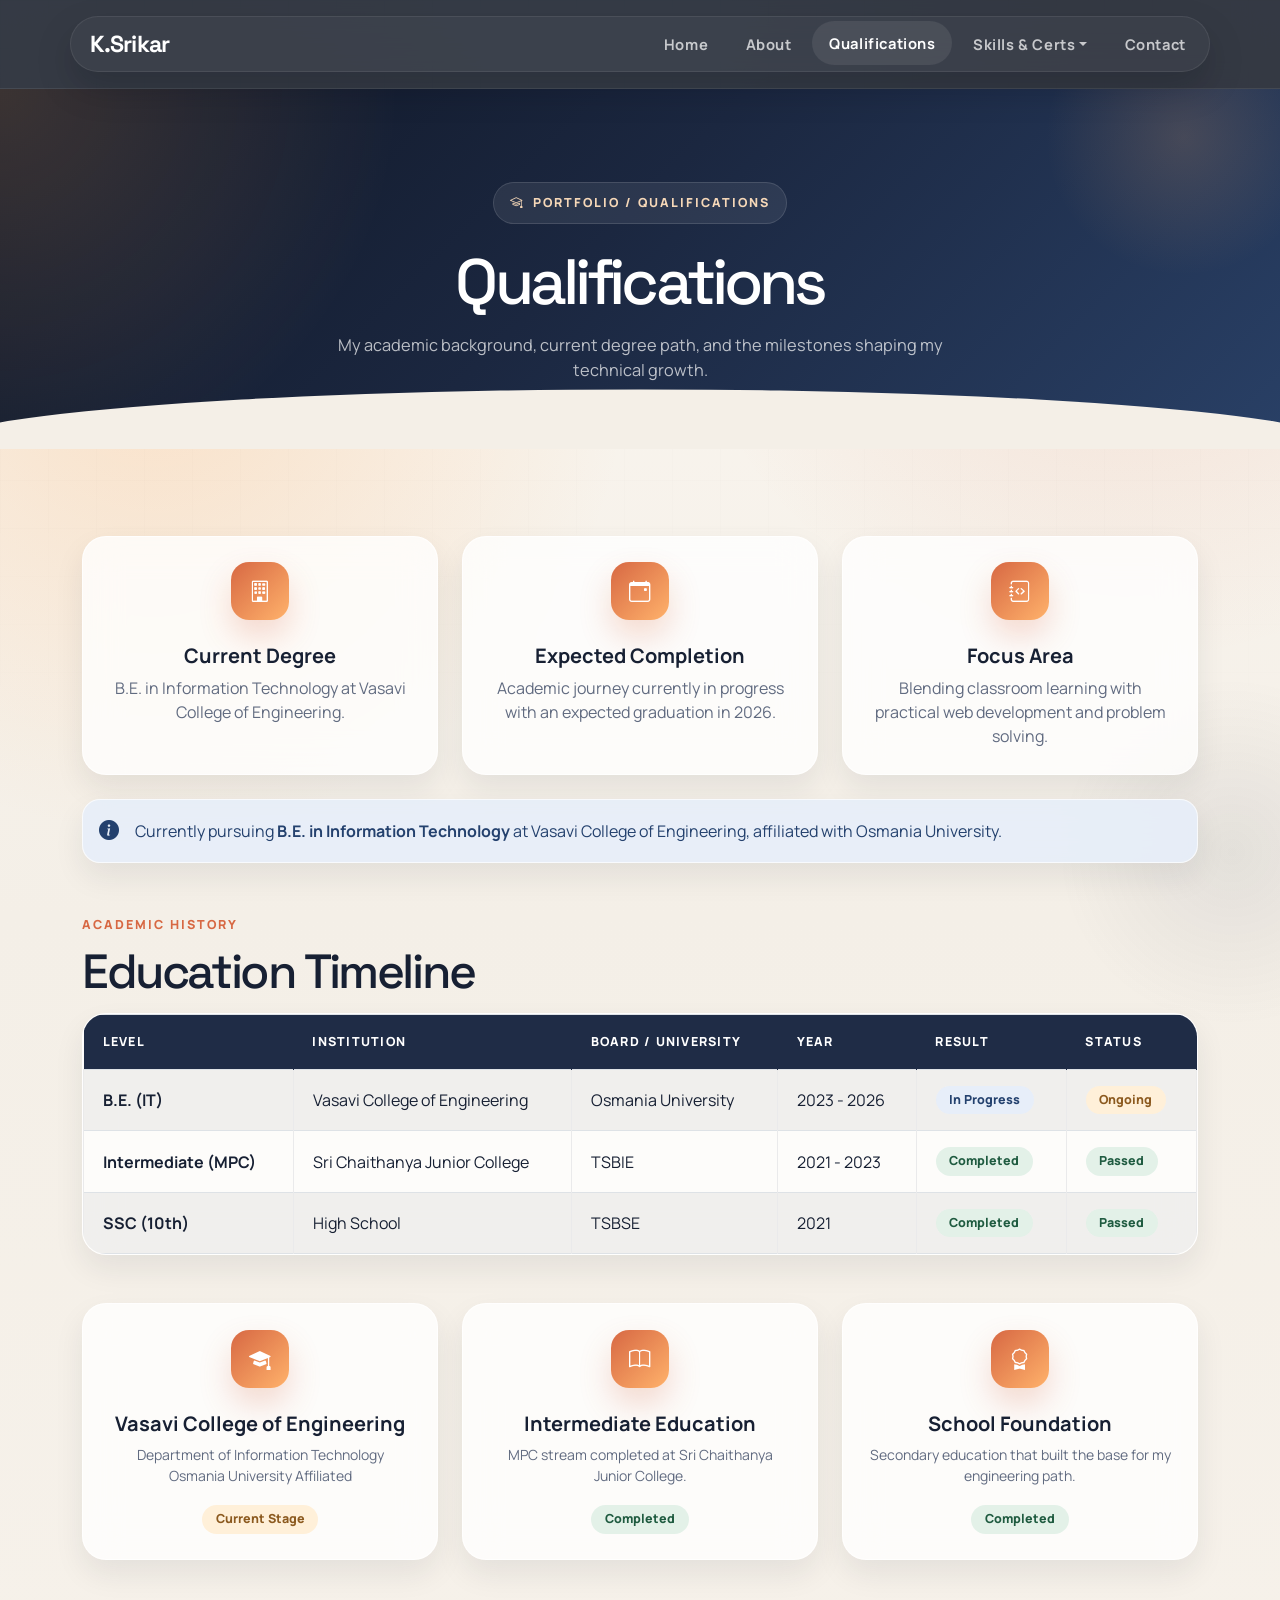
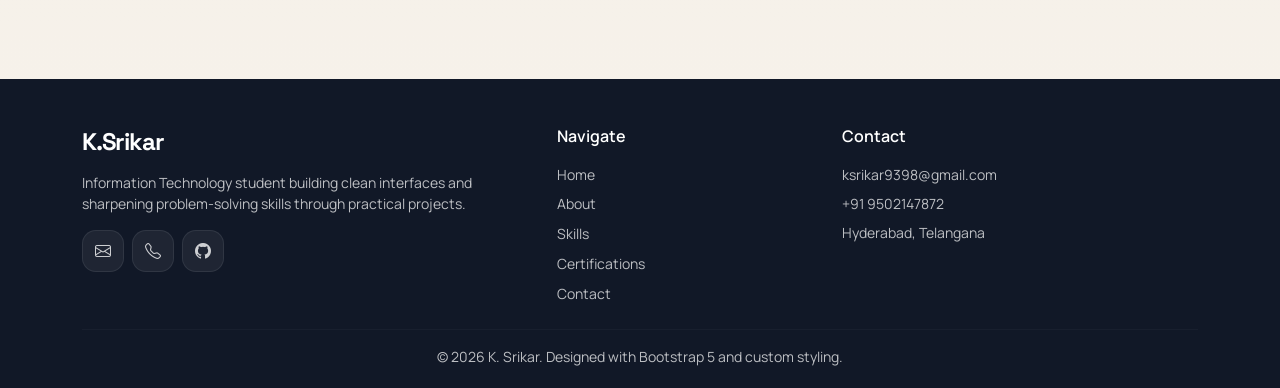
<file: qualifications.html>
<!DOCTYPE html>
<html lang="en">
<head>
  <meta charset="UTF-8">
  <meta name="viewport" content="width=device-width, initial-scale=1.0">
  <title>Qualifications | K. Srikar</title>
  <link href="https://cdn.jsdelivr.net/npm/bootstrap@5.3.2/dist/css/bootstrap.min.css" rel="stylesheet">
  <link href="https://cdn.jsdelivr.net/npm/bootstrap-icons@1.11.3/font/bootstrap-icons.min.css" rel="stylesheet">
  <link href="css/style.css" rel="stylesheet">
</head>
<body>

<nav class="navbar navbar-expand-lg navbar-dark">
  <div class="container">
    <a class="navbar-brand" href="index.html">K.Srikar</a>
    <button class="navbar-toggler" type="button" data-bs-toggle="collapse" data-bs-target="#navMenu" aria-controls="navMenu" aria-expanded="false" aria-label="Toggle navigation">
      <span class="navbar-toggler-icon"></span>
    </button>
    <div class="collapse navbar-collapse" id="navMenu">
      <ul class="navbar-nav ms-auto gap-1">
        <li class="nav-item"><a class="nav-link" href="index.html">Home</a></li>
        <li class="nav-item"><a class="nav-link" href="about.html">About</a></li>
        <li class="nav-item"><a class="nav-link active" href="qualifications.html">Qualifications</a></li>
        <li class="nav-item dropdown">
          <a class="nav-link dropdown-toggle" href="#" data-bs-toggle="dropdown" aria-expanded="false">Skills &amp; Certs</a>
          <ul class="dropdown-menu dropdown-menu-end">
            <li><a class="dropdown-item" href="skills.html"><i class="bi bi-bar-chart-line me-2"></i>Skills</a></li>
            <li><a class="dropdown-item" href="certifications.html"><i class="bi bi-award me-2"></i>Certifications</a></li>
          </ul>
        </li>
        <li class="nav-item"><a class="nav-link" href="contact.html">Contact</a></li>
      </ul>
    </div>
  </div>
</nav>

<div class="page-header text-center">
  <div class="container">
    <span class="page-header-kicker"><i class="bi bi-mortarboard"></i>Portfolio / Qualifications</span>
    <h1 class="page-header-title">Qualifications</h1>
    <p class="page-header-sub">My academic background, current degree path, and the milestones shaping my technical growth.</p>
  </div>
</div>

<section class="page-section">
  <div class="container">
    <div class="row g-4 mb-4">
      <div class="col-md-4 fade-in">
        <div class="summary-card text-center">
          <div class="summary-icon mx-auto mb-4"><i class="bi bi-building"></i></div>
          <h5 class="fw-bold mb-2">Current Degree</h5>
          <p class="mb-0">B.E. in Information Technology at Vasavi College of Engineering.</p>
        </div>
      </div>
      <div class="col-md-4 fade-in">
        <div class="summary-card text-center">
          <div class="summary-icon mx-auto mb-4"><i class="bi bi-calendar-event"></i></div>
          <h5 class="fw-bold mb-2">Expected Completion</h5>
          <p class="mb-0">Academic journey currently in progress with an expected graduation in 2026.</p>
        </div>
      </div>
      <div class="col-md-4 fade-in">
        <div class="summary-card text-center">
          <div class="summary-icon mx-auto mb-4"><i class="bi bi-journal-code"></i></div>
          <h5 class="fw-bold mb-2">Focus Area</h5>
          <p class="mb-0">Blending classroom learning with practical web development and problem solving.</p>
        </div>
      </div>
    </div>

    <div class="alert alert-custom alert-info d-flex align-items-center gap-3 mb-5 fade-in" role="alert">
      <i class="bi bi-info-circle-fill fs-5"></i>
      <div>Currently pursuing <strong>B.E. in Information Technology</strong> at Vasavi College of Engineering, affiliated with Osmania University.</div>
    </div>

    <div class="fade-in mb-5">
      <span class="section-label">Academic History</span>
      <h2 class="section-title">Education Timeline</h2>
      <div class="table-responsive table-custom">
        <table class="table table-striped table-hover table-bordered mb-0">
          <thead>
            <tr>
              <th>Level</th>
              <th>Institution</th>
              <th>Board / University</th>
              <th>Year</th>
              <th>Result</th>
              <th>Status</th>
            </tr>
          </thead>
          <tbody>
            <tr>
              <td><strong>B.E. (IT)</strong></td>
              <td>Vasavi College of Engineering</td>
              <td>Osmania University</td>
              <td>2023 - 2026</td>
              <td><span class="badge-custom badge-info-custom">In Progress</span></td>
              <td><span class="badge-custom badge-warning-custom">Ongoing</span></td>
            </tr>
            <tr>
              <td><strong>Intermediate (MPC)</strong></td>
              <td>Sri Chaithanya Junior College</td>
              <td>TSBIE</td>
              <td>2021 - 2023</td>
              <td><span class="badge-custom badge-success-custom">Completed</span></td>
              <td><span class="badge-custom badge-success-custom">Passed</span></td>
            </tr>
            <tr>
              <td><strong>SSC (10th)</strong></td>
              <td>High School</td>
              <td>TSBSE</td>
              <td>2021</td>
              <td><span class="badge-custom badge-success-custom">Completed</span></td>
              <td><span class="badge-custom badge-success-custom">Passed</span></td>
            </tr>
          </tbody>
        </table>
      </div>
    </div>

    <div class="row g-4 fade-in">
      <div class="col-md-4">
        <div class="summary-card text-center">
          <div class="summary-icon mx-auto mb-4"><i class="bi bi-mortarboard-fill"></i></div>
          <h5 class="fw-bold">Vasavi College of Engineering</h5>
          <p class="small">Department of Information Technology<br>Osmania University Affiliated</p>
          <span class="badge-custom badge-warning-custom">Current Stage</span>
        </div>
      </div>
      <div class="col-md-4">
        <div class="summary-card text-center">
          <div class="summary-icon mx-auto mb-4"><i class="bi bi-book"></i></div>
          <h5 class="fw-bold">Intermediate Education</h5>
          <p class="small">MPC stream completed at Sri Chaithanya Junior College.</p>
          <span class="badge-custom badge-success-custom">Completed</span>
        </div>
      </div>
      <div class="col-md-4">
        <div class="summary-card text-center">
          <div class="summary-icon mx-auto mb-4"><i class="bi bi-award"></i></div>
          <h5 class="fw-bold">School Foundation</h5>
          <p class="small">Secondary education that built the base for my engineering path.</p>
          <span class="badge-custom badge-success-custom">Completed</span>
        </div>
      </div>
    </div>
  </div>
</section>

<footer>
  <div class="container">
    <div class="row g-4">
      <div class="col-md-5">
        <div class="footer-brand">K.Srikar</div>
        <p class="small mb-3">Information Technology student building clean interfaces and sharpening problem-solving skills through practical projects.</p>
        <div class="d-flex flex-wrap gap-2">
          <a href="mailto:ksrikar9398@gmail.com" class="social-icon" aria-label="Email"><i class="bi bi-envelope"></i></a>
          <a href="tel:+919502147872" class="social-icon" aria-label="Phone"><i class="bi bi-telephone"></i></a>
          <a href="https://github.com/srikar-7872" class="social-icon" aria-label="GitHub"><i class="bi bi-github"></i></a>
        </div>
      </div>
      <div class="col-md-3">
        <p class="text-white fw-semibold mb-3">Navigate</p>
        <ul class="footer-links small">
          <li><a href="index.html">Home</a></li>
          <li><a href="about.html">About</a></li>
          <li><a href="skills.html">Skills</a></li>
          <li><a href="certifications.html">Certifications</a></li>
          <li><a href="contact.html">Contact</a></li>
        </ul>
      </div>
      <div class="col-md-4">
        <p class="text-white fw-semibold mb-3">Contact</p>
        <p class="small mb-2">ksrikar9398@gmail.com</p>
        <p class="small mb-2">+91 9502147872</p>
        <p class="small mb-0">Hyderabad, Telangana</p>
      </div>
    </div>
    <hr class="divider-line">
    <p class="text-center small mb-0">&copy; 2026 K. Srikar. Designed with Bootstrap 5 and custom styling.</p>
  </div>
</footer>

<script src="https://cdn.jsdelivr.net/npm/bootstrap@5.3.2/dist/js/bootstrap.bundle.min.js"></script>
<script src="js/main.js"></script>
</body>
</html>
</file>
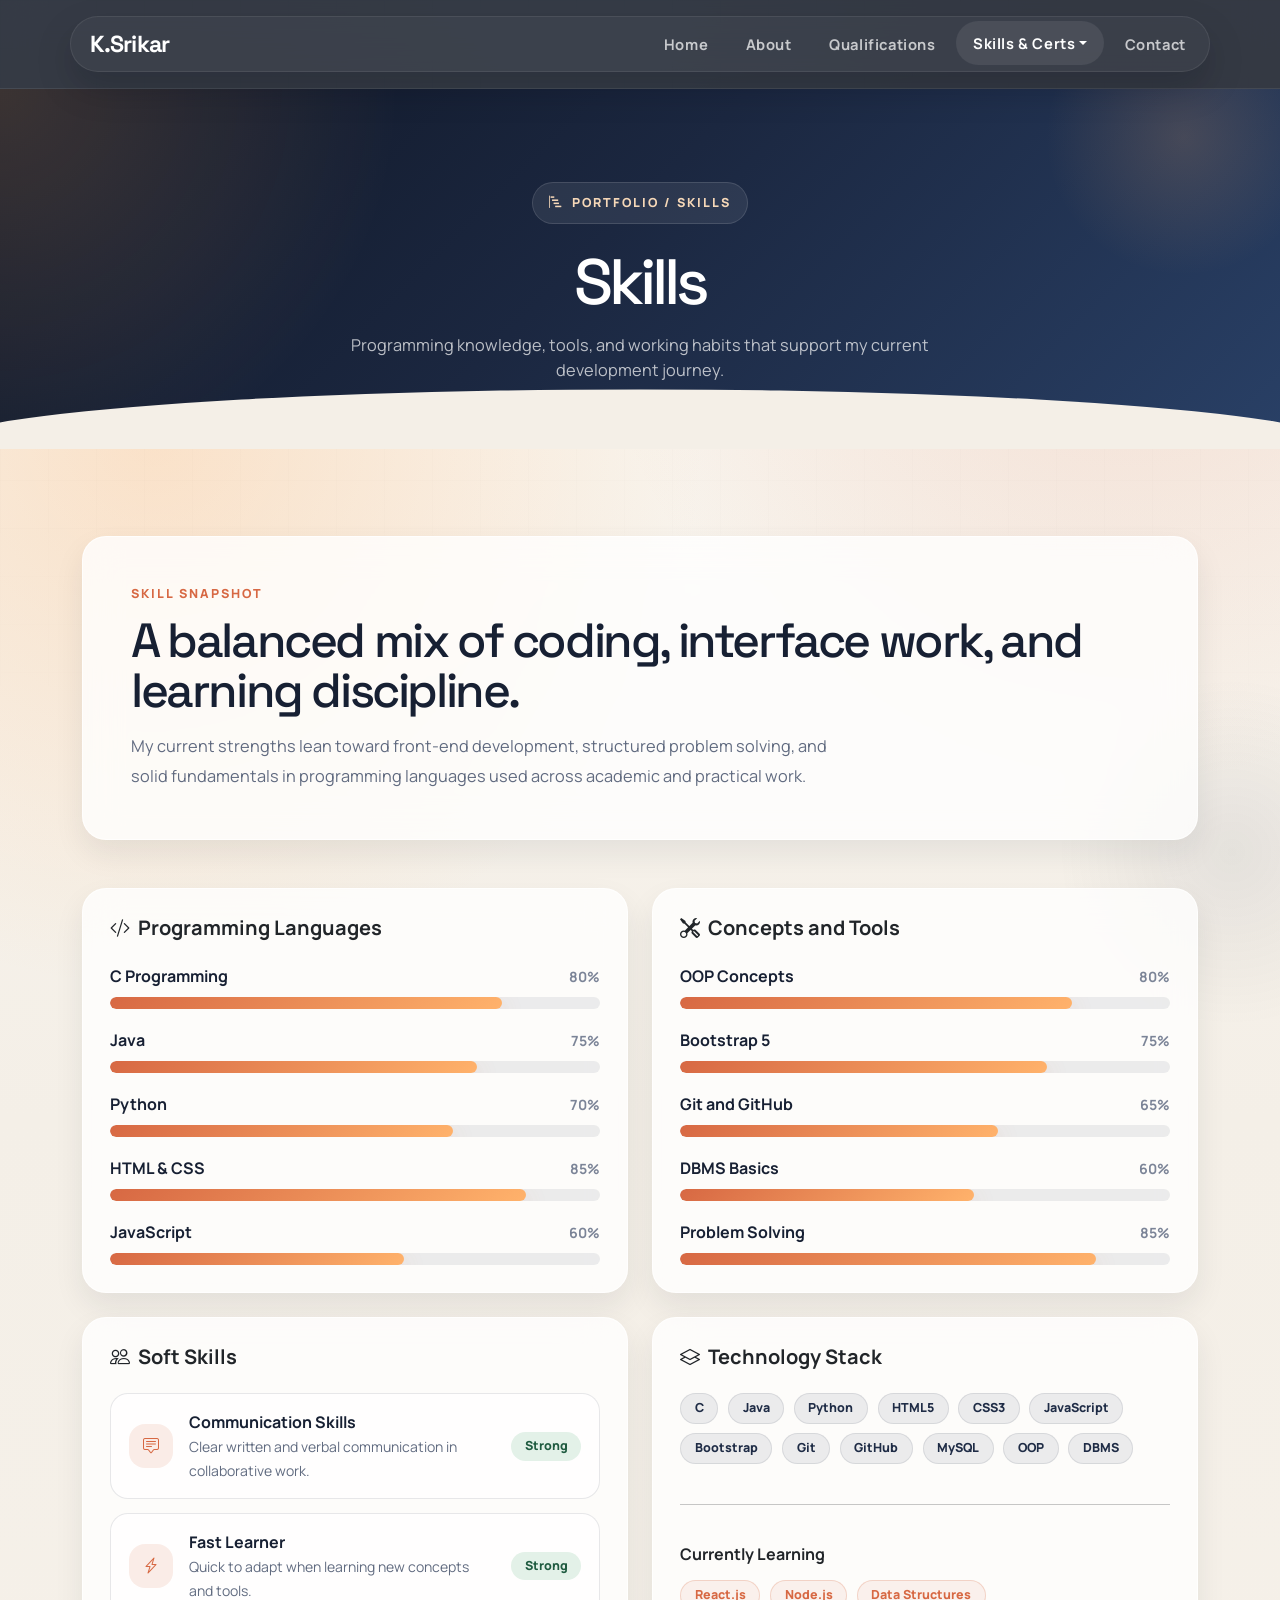
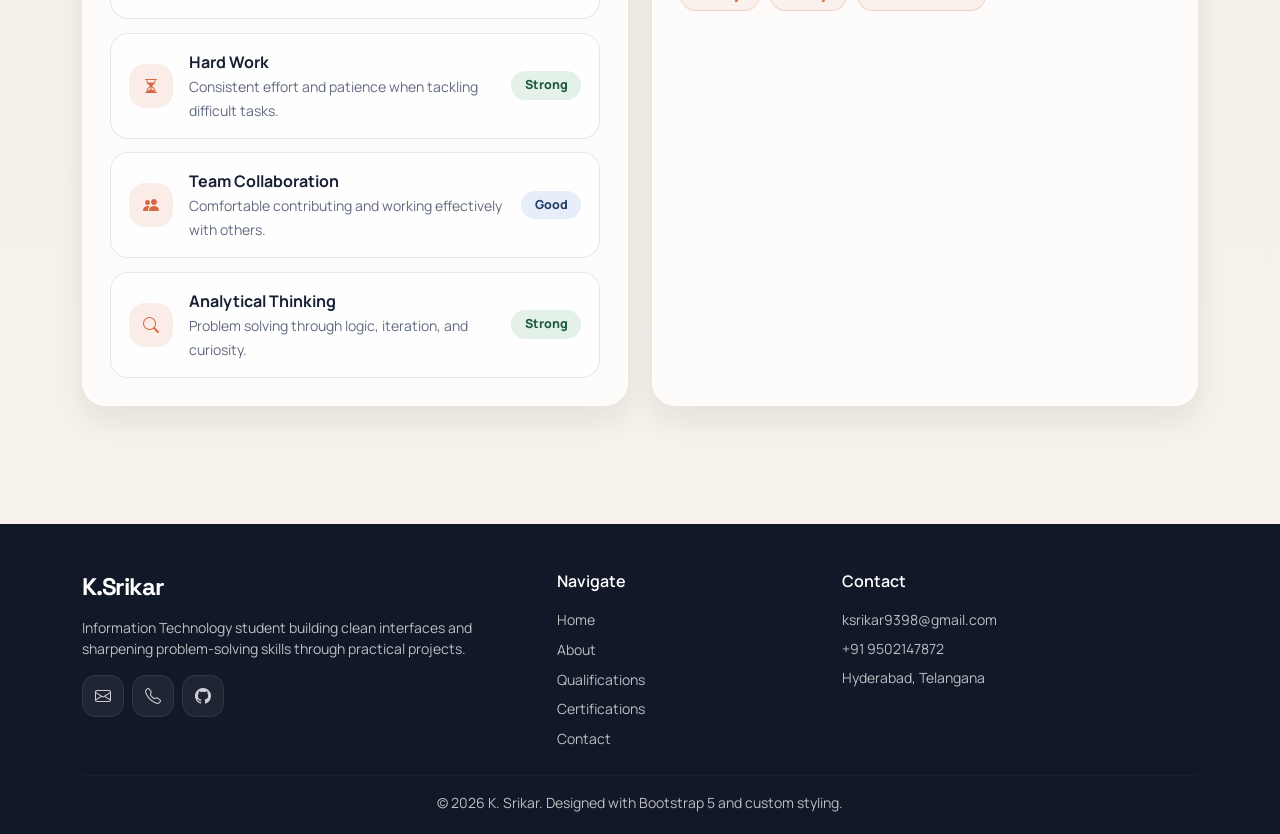
<file: skills.html>
<!DOCTYPE html>
<html lang="en">
<head>
  <meta charset="UTF-8">
  <meta name="viewport" content="width=device-width, initial-scale=1.0">
  <title>Skills | K. Srikar</title>
  <link href="https://cdn.jsdelivr.net/npm/bootstrap@5.3.2/dist/css/bootstrap.min.css" rel="stylesheet">
  <link href="https://cdn.jsdelivr.net/npm/bootstrap-icons@1.11.3/font/bootstrap-icons.min.css" rel="stylesheet">
  <link href="css/style.css" rel="stylesheet">
</head>
<body>

<nav class="navbar navbar-expand-lg navbar-dark">
  <div class="container">
    <a class="navbar-brand" href="index.html">K.Srikar</a>
    <button class="navbar-toggler" type="button" data-bs-toggle="collapse" data-bs-target="#navMenu" aria-controls="navMenu" aria-expanded="false" aria-label="Toggle navigation">
      <span class="navbar-toggler-icon"></span>
    </button>
    <div class="collapse navbar-collapse" id="navMenu">
      <ul class="navbar-nav ms-auto gap-1">
        <li class="nav-item"><a class="nav-link" href="index.html">Home</a></li>
        <li class="nav-item"><a class="nav-link" href="about.html">About</a></li>
        <li class="nav-item"><a class="nav-link" href="qualifications.html">Qualifications</a></li>
        <li class="nav-item dropdown">
          <a class="nav-link dropdown-toggle active" href="#" data-bs-toggle="dropdown" aria-expanded="false">Skills &amp; Certs</a>
          <ul class="dropdown-menu dropdown-menu-end">
            <li><a class="dropdown-item" href="skills.html"><i class="bi bi-bar-chart-line me-2"></i>Skills</a></li>
            <li><a class="dropdown-item" href="certifications.html"><i class="bi bi-award me-2"></i>Certifications</a></li>
          </ul>
        </li>
        <li class="nav-item"><a class="nav-link" href="contact.html">Contact</a></li>
      </ul>
    </div>
  </div>
</nav>

<div class="page-header text-center">
  <div class="container">
    <span class="page-header-kicker"><i class="bi bi-bar-chart-steps"></i>Portfolio / Skills</span>
    <h1 class="page-header-title">Skills</h1>
    <p class="page-header-sub">Programming knowledge, tools, and working habits that support my current development journey.</p>
  </div>
</div>

<section class="page-section">
  <div class="container">
    <div class="card p-4 p-lg-5 mb-5 fade-in">
      <span class="section-label">Skill Snapshot</span>
      <h2 class="section-title mb-3">A balanced mix of coding, interface work, and learning discipline.</h2>
      <p class="section-copy mb-0">My current strengths lean toward front-end development, structured problem solving, and solid fundamentals in programming languages used across academic and practical work.</p>
    </div>

    <div class="row g-4">
      <div class="col-lg-6 fade-in">
        <div class="card skill-card">
          <h5 class="fw-bold mb-4"><i class="bi bi-code-slash me-2"></i>Programming Languages</h5>

          <div class="skill-bar-wrap">
            <div class="skill-bar-label"><span>C Programming</span><span>80%</span></div>
            <div class="progress"><div class="progress-bar" data-width="80%"></div></div>
          </div>
          <div class="skill-bar-wrap">
            <div class="skill-bar-label"><span>Java</span><span>75%</span></div>
            <div class="progress"><div class="progress-bar" data-width="75%"></div></div>
          </div>
          <div class="skill-bar-wrap">
            <div class="skill-bar-label"><span>Python</span><span>70%</span></div>
            <div class="progress"><div class="progress-bar" data-width="70%"></div></div>
          </div>
          <div class="skill-bar-wrap">
            <div class="skill-bar-label"><span>HTML &amp; CSS</span><span>85%</span></div>
            <div class="progress"><div class="progress-bar" data-width="85%"></div></div>
          </div>
          <div class="skill-bar-wrap">
            <div class="skill-bar-label"><span>JavaScript</span><span>60%</span></div>
            <div class="progress"><div class="progress-bar" data-width="60%"></div></div>
          </div>
        </div>
      </div>

      <div class="col-lg-6 fade-in">
        <div class="card skill-card">
          <h5 class="fw-bold mb-4"><i class="bi bi-tools me-2"></i>Concepts and Tools</h5>

          <div class="skill-bar-wrap">
            <div class="skill-bar-label"><span>OOP Concepts</span><span>80%</span></div>
            <div class="progress"><div class="progress-bar" data-width="80%"></div></div>
          </div>
          <div class="skill-bar-wrap">
            <div class="skill-bar-label"><span>Bootstrap 5</span><span>75%</span></div>
            <div class="progress"><div class="progress-bar" data-width="75%"></div></div>
          </div>
          <div class="skill-bar-wrap">
            <div class="skill-bar-label"><span>Git and GitHub</span><span>65%</span></div>
            <div class="progress"><div class="progress-bar" data-width="65%"></div></div>
          </div>
          <div class="skill-bar-wrap">
            <div class="skill-bar-label"><span>DBMS Basics</span><span>60%</span></div>
            <div class="progress"><div class="progress-bar" data-width="60%"></div></div>
          </div>
          <div class="skill-bar-wrap">
            <div class="skill-bar-label"><span>Problem Solving</span><span>85%</span></div>
            <div class="progress"><div class="progress-bar" data-width="85%"></div></div>
          </div>
        </div>
      </div>

      <div class="col-lg-6 fade-in">
        <div class="card skill-card">
          <h5 class="fw-bold mb-4"><i class="bi bi-people me-2"></i>Soft Skills</h5>
          <ul class="soft-skill-list">
            <li class="soft-skill-item">
              <span class="soft-skill-icon"><i class="bi bi-chat-square-text"></i></span>
              <div>
                <strong>Communication Skills</strong>
                <small>Clear written and verbal communication in collaborative work.</small>
              </div>
              <span class="badge-custom badge-success-custom">Strong</span>
            </li>
            <li class="soft-skill-item">
              <span class="soft-skill-icon"><i class="bi bi-lightning-charge"></i></span>
              <div>
                <strong>Fast Learner</strong>
                <small>Quick to adapt when learning new concepts and tools.</small>
              </div>
              <span class="badge-custom badge-success-custom">Strong</span>
            </li>
            <li class="soft-skill-item">
              <span class="soft-skill-icon"><i class="bi bi-hourglass-split"></i></span>
              <div>
                <strong>Hard Work</strong>
                <small>Consistent effort and patience when tackling difficult tasks.</small>
              </div>
              <span class="badge-custom badge-success-custom">Strong</span>
            </li>
            <li class="soft-skill-item">
              <span class="soft-skill-icon"><i class="bi bi-people-fill"></i></span>
              <div>
                <strong>Team Collaboration</strong>
                <small>Comfortable contributing and working effectively with others.</small>
              </div>
              <span class="badge-custom badge-info-custom">Good</span>
            </li>
            <li class="soft-skill-item">
              <span class="soft-skill-icon"><i class="bi bi-search"></i></span>
              <div>
                <strong>Analytical Thinking</strong>
                <small>Problem solving through logic, iteration, and curiosity.</small>
              </div>
              <span class="badge-custom badge-success-custom">Strong</span>
            </li>
          </ul>
        </div>
      </div>

      <div class="col-lg-6 fade-in">
        <div class="card skill-card">
          <h5 class="fw-bold mb-4"><i class="bi bi-layers me-2"></i>Technology Stack</h5>
          <div class="stack-badges mb-4">
            <span class="stack-badge">C</span>
            <span class="stack-badge">Java</span>
            <span class="stack-badge">Python</span>
            <span class="stack-badge">HTML5</span>
            <span class="stack-badge">CSS3</span>
            <span class="stack-badge">JavaScript</span>
            <span class="stack-badge">Bootstrap</span>
            <span class="stack-badge">Git</span>
            <span class="stack-badge">GitHub</span>
            <span class="stack-badge">MySQL</span>
            <span class="stack-badge">OOP</span>
            <span class="stack-badge">DBMS</span>
          </div>
          <hr>
          <h6 class="fw-bold mt-4 mb-3">Currently Learning</h6>
          <div class="stack-badges">
            <span class="stack-badge is-outline">React.js</span>
            <span class="stack-badge is-outline">Node.js</span>
            <span class="stack-badge is-outline">Data Structures</span>
          </div>
        </div>
      </div>
    </div>
  </div>
</section>

<footer>
  <div class="container">
    <div class="row g-4">
      <div class="col-md-5">
        <div class="footer-brand">K.Srikar</div>
        <p class="small mb-3">Information Technology student building clean interfaces and sharpening problem-solving skills through practical projects.</p>
        <div class="d-flex flex-wrap gap-2">
          <a href="mailto:ksrikar9398@gmail.com" class="social-icon" aria-label="Email"><i class="bi bi-envelope"></i></a>
          <a href="tel:+919502147872" class="social-icon" aria-label="Phone"><i class="bi bi-telephone"></i></a>
          <a href="https://github.com/srikar-7872" class="social-icon" aria-label="GitHub"><i class="bi bi-github"></i></a>
        </div>
      </div>
      <div class="col-md-3">
        <p class="text-white fw-semibold mb-3">Navigate</p>
        <ul class="footer-links small">
          <li><a href="index.html">Home</a></li>
          <li><a href="about.html">About</a></li>
          <li><a href="qualifications.html">Qualifications</a></li>
          <li><a href="certifications.html">Certifications</a></li>
          <li><a href="contact.html">Contact</a></li>
        </ul>
      </div>
      <div class="col-md-4">
        <p class="text-white fw-semibold mb-3">Contact</p>
        <p class="small mb-2">ksrikar9398@gmail.com</p>
        <p class="small mb-2">+91 9502147872</p>
        <p class="small mb-0">Hyderabad, Telangana</p>
      </div>
    </div>
    <hr class="divider-line">
    <p class="text-center small mb-0">&copy; 2026 K. Srikar. Designed with Bootstrap 5 and custom styling.</p>
  </div>
</footer>

<script src="https://cdn.jsdelivr.net/npm/bootstrap@5.3.2/dist/js/bootstrap.bundle.min.js"></script>
<script src="js/main.js"></script>
</body>
</html>
</file>
<file: css/style.css>
@import url('https://fonts.googleapis.com/css2?family=Manrope:wght@400;500;600;700;800&family=Space+Grotesk:wght@500;700&display=swap');

:root {
  --bg: #f4efe7;
  --bg-soft: #fbf7f1;
  --surface: rgba(255, 255, 255, 0.78);
  --surface-strong: #fffaf5;
  --surface-dark: #151b2b;
  --text-dark: #172033;
  --text-muted: #616b80;
  --text-soft: #7b8497;
  --primary: #1f2c46;
  --accent: #d76843;
  --accent-soft: #ffb26b;
  --line: rgba(23, 32, 51, 0.1);
  --gradient-hero: radial-gradient(circle at top left, rgba(255, 178, 107, 0.18), transparent 30%), linear-gradient(135deg, #101726 0%, #1b2740 46%, #294066 100%);
  --gradient-accent: linear-gradient(135deg, #d76843 0%, #ffb26b 100%);
  --success-bg: #e3f1e8;
  --success-text: #1f5b40;
  --warning-bg: #fff0d9;
  --warning-text: #8c5a1f;
  --info-bg: #e7eef9;
  --info-text: #24416e;
  --danger-bg: #ffe4e0;
  --danger-text: #9b3828;
  --shadow-lg: 0 32px 80px rgba(25, 33, 52, 0.14);
  --shadow-md: 0 20px 50px rgba(25, 33, 52, 0.12);
  --shadow-sm: 0 14px 30px rgba(25, 33, 52, 0.08);
  --radius-xl: 32px;
  --radius-lg: 24px;
  --radius-md: 18px;
  --radius-sm: 14px;
  --max-width: 1200px;
}

* {
  box-sizing: border-box;
}

html {
  scroll-behavior: smooth;
}

body {
  margin: 0;
  font-family: 'Manrope', sans-serif;
  color: var(--text-dark);
  background:
    radial-gradient(circle at 12% 18%, rgba(255, 178, 107, 0.28), transparent 24%),
    radial-gradient(circle at 88% 10%, rgba(215, 104, 67, 0.16), transparent 22%),
    linear-gradient(180deg, var(--bg-soft) 0%, var(--bg) 46%, #f7f2eb 100%);
  overflow-x: hidden;
}

body::before {
  content: '';
  position: fixed;
  inset: 0;
  background-image:
    linear-gradient(rgba(23, 32, 51, 0.035) 1px, transparent 1px),
    linear-gradient(90deg, rgba(23, 32, 51, 0.035) 1px, transparent 1px);
  background-size: 48px 48px;
  mask-image: linear-gradient(180deg, rgba(0, 0, 0, 0.55), transparent 85%);
  pointer-events: none;
  z-index: -2;
}

body::after {
  content: '';
  position: fixed;
  right: -8rem;
  bottom: -8rem;
  width: 22rem;
  height: 22rem;
  background: radial-gradient(circle, rgba(31, 44, 70, 0.08), transparent 70%);
  pointer-events: none;
  z-index: -1;
}

::selection {
  background: rgba(215, 104, 67, 0.2);
  color: var(--text-dark);
}

a {
  color: inherit;
}

.link-accent {
  color: var(--accent);
}

.link-accent:hover {
  color: var(--accent);
  opacity: 0.86;
}

p {
  color: var(--text-muted);
}

img {
  max-width: 100%;
  display: block;
}

.container {
  width: min(100% - 2rem, var(--max-width));
}

.navbar {
  padding: 1rem 0;
  background: rgba(15, 23, 38, 0.84) !important;
  backdrop-filter: blur(20px);
  border-bottom: 1px solid rgba(255, 255, 255, 0.08);
  position: sticky;
  top: 0;
  z-index: 1000;
}

.navbar .container {
  background: rgba(255, 255, 255, 0.03);
  border: 1px solid rgba(255, 255, 255, 0.08);
  border-radius: 999px;
  padding: 0.3rem 0.4rem 0.3rem 1.2rem;
  box-shadow: 0 16px 36px rgba(5, 10, 20, 0.2);
}

.navbar-brand {
  font-family: 'Space Grotesk', sans-serif;
  font-size: 1.45rem;
  font-weight: 700;
  letter-spacing: -0.04em;
  color: #fff;
}

.navbar-brand:hover {
  color: #fff;
}

.navbar-nav .nav-link {
  color: rgba(255, 255, 255, 0.72) !important;
  font-size: 0.92rem;
  font-weight: 700;
  letter-spacing: 0.04em;
  padding: 0.7rem 1.05rem !important;
  border-radius: 999px;
  transition: color 0.25s ease, background-color 0.25s ease, transform 0.25s ease;
}

.navbar-nav .nav-link:hover,
.navbar-nav .nav-link.active,
.navbar-nav .nav-link.show {
  color: #fff !important;
  background: rgba(255, 255, 255, 0.08);
  transform: translateY(-1px);
}

.navbar-toggler {
  border: 1px solid rgba(255, 255, 255, 0.2);
  border-radius: 999px;
  padding: 0.55rem 0.8rem;
}

.navbar-toggler:focus {
  box-shadow: 0 0 0 3px rgba(255, 178, 107, 0.18);
}

.dropdown-menu {
  border: 1px solid rgba(23, 32, 51, 0.08);
  border-radius: 18px;
  padding: 0.55rem;
  box-shadow: var(--shadow-md);
  backdrop-filter: blur(18px);
  background: rgba(255, 255, 255, 0.92);
}

.dropdown-item {
  padding: 0.7rem 0.9rem;
  border-radius: 12px;
  font-weight: 600;
  color: var(--text-dark);
  transition: background-color 0.2s ease, color 0.2s ease;
}

.dropdown-item:hover,
.dropdown-item:focus {
  background: rgba(215, 104, 67, 0.08);
  color: var(--accent);
}

.hero-section {
  position: relative;
  min-height: calc(100vh - 84px);
  display: flex;
  align-items: center;
  padding: 6.5rem 0 5rem;
  overflow: hidden;
}

.hero-section::before {
  content: '';
  position: absolute;
  inset: 0;
  background: var(--gradient-hero);
  border-bottom-left-radius: 40px;
  border-bottom-right-radius: 40px;
  z-index: -1;
}

.hero-section::after {
  content: '';
  position: absolute;
  inset: auto auto 2rem 50%;
  width: 18rem;
  height: 18rem;
  background: radial-gradient(circle, rgba(255, 178, 107, 0.18), transparent 68%);
  transform: translateX(-50%);
  z-index: -1;
}

.hero-badge,
.page-header-kicker,
.chip,
.profile-status {
  display: inline-flex;
  align-items: center;
  gap: 0.55rem;
  padding: 0.65rem 1rem;
  border-radius: 999px;
  font-size: 0.78rem;
  font-weight: 800;
  letter-spacing: 0.16em;
  text-transform: uppercase;
}

.hero-badge {
  color: #f6d8b8;
  background: rgba(255, 255, 255, 0.08);
  border: 1px solid rgba(255, 255, 255, 0.12);
  margin-bottom: 1.5rem;
}

.hero-title {
  font-family: 'Space Grotesk', sans-serif;
  font-size: clamp(3rem, 7vw, 5.6rem);
  line-height: 0.98;
  letter-spacing: -0.06em;
  color: #fff;
  margin-bottom: 1.2rem;
  max-width: 11ch;
}

.hero-title span {
  color: #ffcf9a;
}

.hero-subtitle {
  font-size: 1.08rem;
  line-height: 1.8;
  color: rgba(255, 255, 255, 0.72);
  max-width: 600px;
  margin-bottom: 2rem;
}

.btn-hero-primary,
.btn-hero-outline,
.btn-accent,
.btn-outline-accent {
  display: inline-flex;
  align-items: center;
  justify-content: center;
  gap: 0.55rem;
  border-radius: 999px;
  padding: 0.9rem 1.55rem;
  font-size: 0.94rem;
  font-weight: 800;
  text-decoration: none;
  transition: transform 0.25s ease, box-shadow 0.25s ease, background-color 0.25s ease, color 0.25s ease, border-color 0.25s ease;
}

.btn-hero-primary,
.btn-accent {
  color: #fff;
  border: none;
  background: var(--gradient-accent);
  box-shadow: 0 16px 34px rgba(215, 104, 67, 0.28);
}

.btn-hero-primary:hover,
.btn-accent:hover {
  color: #fff;
  transform: translateY(-2px);
  box-shadow: 0 20px 38px rgba(215, 104, 67, 0.35);
}

.btn-hero-outline,
.btn-outline-accent {
  border: 1px solid rgba(255, 255, 255, 0.22);
  color: #fff;
  background: rgba(255, 255, 255, 0.04);
}

.btn-hero-outline:hover {
  color: #fff;
  background: rgba(255, 255, 255, 0.1);
  transform: translateY(-2px);
}

.btn-outline-accent {
  color: var(--accent);
  border-color: rgba(215, 104, 67, 0.28);
  background: transparent;
}

.btn-outline-accent:hover {
  color: #fff;
  background: var(--accent);
  border-color: var(--accent);
  transform: translateY(-2px);
}

.btn-outline-accent.disabled,
.btn-outline-accent:disabled {
  color: var(--text-soft);
  border-color: rgba(23, 32, 51, 0.12);
  background: rgba(23, 32, 51, 0.04);
  opacity: 1;
}

.hero-stats {
  display: grid;
  grid-template-columns: repeat(auto-fit, minmax(120px, 1fr));
  gap: 1rem;
  margin-top: 2.5rem;
}

.hero-stat {
  padding: 1.05rem 1rem;
  border-radius: 22px;
  background: rgba(255, 255, 255, 0.08);
  border: 1px solid rgba(255, 255, 255, 0.1);
  backdrop-filter: blur(16px);
}

.hero-stat-num {
  font-family: 'Space Grotesk', sans-serif;
  font-size: 1.95rem;
  line-height: 1;
  color: #fff;
}

.hero-stat-label {
  font-size: 0.74rem;
  text-transform: uppercase;
  letter-spacing: 0.12em;
  color: rgba(255, 255, 255, 0.6);
  margin-top: 0.45rem;
}

.hero-panel {
  position: relative;
  padding: 2rem;
  background: rgba(255, 255, 255, 0.88);
  border: 1px solid rgba(255, 255, 255, 0.7);
  border-radius: var(--radius-xl);
  box-shadow: var(--shadow-lg);
  backdrop-filter: blur(20px);
}

.hero-panel h2,
.hero-panel h3,
.hero-panel strong {
  color: var(--text-dark);
}

.hero-portrait {
  width: 180px;
  height: 180px;
  border-radius: 32px;
  background: var(--gradient-hero);
  display: flex;
  align-items: center;
  justify-content: center;
  color: #fff;
  font-family: 'Space Grotesk', sans-serif;
  font-size: 4.2rem;
  font-weight: 700;
  letter-spacing: -0.06em;
  margin-bottom: 1.4rem;
  box-shadow: inset 0 1px 0 rgba(255, 255, 255, 0.12), 0 20px 44px rgba(23, 32, 51, 0.18);
}

.hero-stack {
  display: grid;
  gap: 0.9rem;
}

.hero-stack-card {
  display: flex;
  align-items: center;
  justify-content: space-between;
  gap: 1rem;
  padding: 1rem 1.1rem;
  border-radius: 18px;
  border: 1px solid var(--line);
  background: rgba(255, 255, 255, 0.72);
}

.hero-stack-card small {
  color: var(--text-muted);
}

.floating-tag {
  position: absolute;
  display: inline-flex;
  align-items: center;
  gap: 0.55rem;
  padding: 0.7rem 0.95rem;
  border-radius: 16px;
  background: rgba(255, 255, 255, 0.94);
  border: 1px solid rgba(23, 32, 51, 0.08);
  box-shadow: var(--shadow-sm);
  font-size: 0.84rem;
  font-weight: 700;
  color: var(--text-dark);
  animation: float 4s ease-in-out infinite;
}

.floating-tag i {
  color: var(--accent);
}

.floating-tag.top-right {
  top: 1.2rem;
  right: -1.3rem;
}

.floating-tag.bottom-left {
  bottom: 1.8rem;
  left: -1.2rem;
  animation-delay: 0.8s;
}

@keyframes float {
  0%,
  100% {
    transform: translateY(0);
  }

  50% {
    transform: translateY(-8px);
  }
}

.page-header {
  position: relative;
  padding: 5.8rem 0 4.2rem;
  overflow: hidden;
  background: var(--gradient-hero);
}

.page-header::before {
  content: '';
  position: absolute;
  top: -6rem;
  right: -3rem;
  width: 18rem;
  height: 18rem;
  border-radius: 50%;
  background: radial-gradient(circle, rgba(255, 178, 107, 0.16), transparent 68%);
}

.page-header::after {
  content: '';
  position: absolute;
  inset: auto 0 0;
  height: 60px;
  background: var(--bg);
  clip-path: ellipse(56% 100% at 50% 100%);
}

.page-header .container {
  position: relative;
  z-index: 1;
}

.page-header-kicker {
  color: #f6d8b8;
  background: rgba(255, 255, 255, 0.08);
  border: 1px solid rgba(255, 255, 255, 0.12);
  margin-bottom: 1.3rem;
}

.page-header-title {
  font-family: 'Space Grotesk', sans-serif;
  font-size: clamp(2.5rem, 6vw, 4rem);
  letter-spacing: -0.06em;
  color: #fff;
  margin-bottom: 0.75rem;
}

.page-header-sub {
  max-width: 660px;
  margin: 0 auto;
  font-size: 1.02rem;
  color: rgba(255, 255, 255, 0.7);
}

.page-section {
  padding: 5.4rem 0;
}

.section-label {
  display: inline-block;
  margin-bottom: 0.75rem;
  color: var(--accent);
  font-size: 0.78rem;
  font-weight: 800;
  text-transform: uppercase;
  letter-spacing: 0.16em;
}

.section-title {
  font-family: 'Space Grotesk', sans-serif;
  font-size: clamp(2rem, 4vw, 3rem);
  line-height: 1.05;
  letter-spacing: -0.05em;
  color: var(--text-dark);
  margin-bottom: 1rem;
}

.section-copy {
  font-size: 1.02rem;
  line-height: 1.8;
  color: var(--text-muted);
  max-width: 720px;
}

.card,
.feature-card,
.quick-link-card,
.project-card,
.summary-card,
.cert-card,
.contact-form-wrap,
.info-card,
.table-custom,
.availability-card {
  border: 1px solid rgba(255, 255, 255, 0.72);
  border-radius: var(--radius-lg);
  background: var(--surface);
  box-shadow: var(--shadow-sm);
  backdrop-filter: blur(18px);
}

.card,
.feature-card,
.quick-link-card,
.project-card,
.summary-card,
.cert-card,
.info-card {
  transition: transform 0.28s ease, box-shadow 0.28s ease, border-color 0.28s ease;
}

.card:hover,
.feature-card:hover,
.quick-link-card:hover,
.project-card:hover,
.summary-card:hover,
.cert-card:hover,
.info-card:hover {
  transform: translateY(-6px);
  box-shadow: var(--shadow-md);
  border-color: rgba(255, 178, 107, 0.36);
}

.feature-card,
.quick-link-card,
.project-card,
.summary-card {
  height: 100%;
  padding: 1.6rem;
}

.feature-icon,
.quick-link-icon,
.summary-icon,
.cert-icon,
.modal-icon {
  width: 58px;
  height: 58px;
  border-radius: 18px;
  display: inline-flex;
  align-items: center;
  justify-content: center;
  background: var(--gradient-accent);
  color: #fff;
  font-size: 1.35rem;
  box-shadow: 0 16px 32px rgba(215, 104, 67, 0.24);
}

.feature-meta,
.project-meta,
.stack-badges {
  display: flex;
  flex-wrap: wrap;
  gap: 0.6rem;
}

.quick-link-card p,
.feature-card p,
.project-card p,
.summary-card p {
  margin-bottom: 1.2rem;
}

.profile-card {
  padding: 2rem;
  border: none;
  border-radius: var(--radius-xl);
  background: var(--gradient-hero);
  color: #fff;
  box-shadow: var(--shadow-lg);
  position: relative;
  overflow: hidden;
}

.profile-card::before {
  content: '';
  position: absolute;
  inset: -4rem -3rem auto auto;
  width: 14rem;
  height: 14rem;
  border-radius: 50%;
  background: radial-gradient(circle, rgba(255, 178, 107, 0.2), transparent 68%);
}

.profile-img {
  width: 124px;
  height: 124px;
  border-radius: 28px;
  display: flex;
  align-items: center;
  justify-content: center;
  font-family: 'Space Grotesk', sans-serif;
  font-size: 2.8rem;
  font-weight: 700;
  letter-spacing: -0.06em;
  margin: 0 auto 1.4rem;
  background: rgba(255, 255, 255, 0.1);
  border: 1px solid rgba(255, 255, 255, 0.14);
  color: #fff;
}

.profile-card p,
.profile-card .small {
  color: rgba(255, 255, 255, 0.76);
}

.profile-status {
  color: #fff5e6;
  background: rgba(255, 255, 255, 0.1);
  border: 1px solid rgba(255, 255, 255, 0.12);
}

.profile-metrics {
  display: grid;
  grid-template-columns: repeat(3, minmax(0, 1fr));
  gap: 0.85rem;
  margin: 1.5rem 0 1.8rem;
}

.metric-item {
  padding: 1rem 0.75rem;
  text-align: center;
  border-radius: 18px;
  background: rgba(255, 255, 255, 0.08);
  border: 1px solid rgba(255, 255, 255, 0.1);
}

.metric-item strong {
  display: block;
  font-family: 'Space Grotesk', sans-serif;
  font-size: 1.4rem;
  line-height: 1;
}

.metric-item span {
  display: block;
  margin-top: 0.4rem;
  font-size: 0.76rem;
  letter-spacing: 0.1em;
  text-transform: uppercase;
}

.info-card {
  display: flex;
  align-items: flex-start;
  gap: 1rem;
  padding: 1.2rem 1.25rem;
  height: 100%;
}

.info-icon,
.soft-skill-icon {
  flex-shrink: 0;
  display: inline-flex;
  align-items: center;
  justify-content: center;
  color: var(--accent);
  background: rgba(215, 104, 67, 0.12);
  border-radius: 16px;
}

.info-icon {
  width: 50px;
  height: 50px;
  font-size: 1.2rem;
}

.soft-skill-icon {
  width: 44px;
  height: 44px;
  font-size: 1rem;
}

.project-card h5,
.feature-card h3,
.quick-link-card h5,
.summary-card h5,
.cert-card h5 {
  color: var(--text-dark);
}

.stack-badge,
.badge-custom {
  display: inline-flex;
  align-items: center;
  justify-content: center;
  border-radius: 999px;
  padding: 0.5rem 0.85rem;
  font-size: 0.78rem;
  font-weight: 800;
  line-height: 1;
}

.stack-badge {
  color: var(--primary);
  background: rgba(31, 44, 70, 0.08);
  border: 1px solid rgba(31, 44, 70, 0.1);
}

.stack-badge.is-outline {
  color: var(--accent);
  background: rgba(215, 104, 67, 0.08);
  border-color: rgba(215, 104, 67, 0.22);
}

.badge-accent {
  color: #fff;
  background: var(--accent);
}

.badge-success-custom {
  color: var(--success-text);
  background: var(--success-bg);
}

.badge-warning-custom {
  color: var(--warning-text);
  background: var(--warning-bg);
}

.badge-info-custom {
  color: var(--info-text);
  background: var(--info-bg);
}

.skill-card {
  padding: 1.7rem;
  height: 100%;
}

.skill-bar-wrap {
  margin-bottom: 1.2rem;
}

.skill-bar-wrap:last-child {
  margin-bottom: 0;
}

.skill-bar-label {
  display: flex;
  align-items: center;
  justify-content: space-between;
  gap: 1rem;
  margin-bottom: 0.55rem;
  font-weight: 700;
  color: var(--text-dark);
}

.skill-bar-label span:last-child {
  font-size: 0.88rem;
  color: var(--text-soft);
}

.progress {
  height: 12px;
  border-radius: 999px;
  background: rgba(31, 44, 70, 0.08);
  overflow: hidden;
}

.progress-bar {
  background: var(--gradient-accent);
  border-radius: 999px;
  box-shadow: 0 10px 24px rgba(215, 104, 67, 0.22);
  transition: width 1.2s ease;
}

.progress-bar[data-width] {
  width: 0;
}

.soft-skill-list {
  list-style: none;
  padding: 0;
  margin: 0;
  display: flex;
  flex-direction: column;
  gap: 0.85rem;
}

.soft-skill-item {
  display: flex;
  align-items: center;
  gap: 1rem;
  padding: 1rem 1.1rem;
  border-radius: 18px;
  border: 1px solid var(--line);
  background: rgba(255, 255, 255, 0.64);
}

.soft-skill-item strong {
  display: block;
  color: var(--text-dark);
}

.soft-skill-item small {
  color: var(--text-muted);
}

.soft-skill-item .badge-custom {
  margin-left: auto;
}

.table-custom {
  overflow: hidden;
}

.table-custom table {
  margin-bottom: 0;
}

.table-custom thead th {
  padding: 1.1rem 1.2rem;
  background: var(--primary);
  color: #fff;
  font-size: 0.78rem;
  font-weight: 800;
  letter-spacing: 0.1em;
  text-transform: uppercase;
  border: none;
}

.table-custom tbody td {
  padding: 1rem 1.2rem;
  vertical-align: middle;
  border-color: rgba(23, 32, 51, 0.08);
  color: var(--text-dark);
  background: transparent;
}

.table-striped > tbody > tr:nth-of-type(odd) > * {
  --bs-table-accent-bg: rgba(255, 255, 255, 0.42);
}

.cert-card {
  overflow: hidden;
}

.cert-card-top {
  height: 6px;
  background: var(--gradient-accent);
}

.cert-body {
  padding: 1.6rem;
}

.cert-icon {
  background: rgba(31, 44, 70, 0.08);
  color: var(--primary);
  box-shadow: none;
}

.contact-form-wrap {
  padding: 2rem;
}

.form-label {
  color: var(--text-dark);
  font-weight: 700;
  font-size: 0.9rem;
  margin-bottom: 0.5rem;
}

.form-control,
.form-select,
.input-group-text {
  border: 1px solid rgba(23, 32, 51, 0.1);
  background: #fff;
}

.form-control,
.form-select {
  border-radius: 16px;
  padding: 0.9rem 1rem;
  color: var(--text-dark);
}

.input-group-text {
  color: var(--accent);
  border-radius: 16px 0 0 16px;
  padding: 0 1rem;
}

.input-group .form-control {
  border-left: 0;
  border-radius: 0 16px 16px 0;
}

.form-control:focus,
.form-select:focus {
  border-color: rgba(215, 104, 67, 0.46);
  box-shadow: 0 0 0 4px rgba(215, 104, 67, 0.12);
}

.form-control.is-valid,
.form-control.is-invalid,
.form-select.is-valid,
.form-select.is-invalid {
  background-image: none;
  padding-right: 1rem;
}

.availability-card {
  padding: 1.5rem;
  background: var(--gradient-hero);
  color: #fff;
  border: 1px solid rgba(255, 255, 255, 0.08);
  box-shadow: var(--shadow-md);
}

.availability-card p,
.availability-card .section-label {
  color: rgba(255, 255, 255, 0.74);
}

.accordion-item {
  border: 1px solid rgba(255, 255, 255, 0.7);
  border-radius: 18px !important;
  overflow: hidden;
  box-shadow: var(--shadow-sm);
  margin-bottom: 0.9rem;
}

.accordion-button {
  font-weight: 700;
  color: var(--text-dark);
  background: rgba(255, 255, 255, 0.92);
}

.accordion-button:not(.collapsed) {
  color: var(--accent);
  background: rgba(215, 104, 67, 0.06);
  box-shadow: none;
}

.accordion-button:focus {
  box-shadow: none;
}

.modal-content {
  border: none;
  border-radius: 28px;
  overflow: hidden;
  box-shadow: var(--shadow-lg);
}

.modal-header {
  border: none;
  background: var(--gradient-hero);
  color: #fff;
  padding: 1.2rem 1.4rem;
}

.modal-header .btn-close {
  filter: invert(1);
}

.modal-body {
  padding: 2.2rem;
}

.modal-icon {
  margin: 0 auto 1rem;
}

.modal-footer {
  justify-content: center;
  border-top: 1px solid rgba(23, 32, 51, 0.08);
  padding: 1rem 1.5rem 1.5rem;
}

.alert-custom {
  border: 1px solid rgba(255, 255, 255, 0.68);
  border-radius: 18px;
  box-shadow: var(--shadow-sm);
  backdrop-filter: blur(14px);
}

.alert-custom.alert-success {
  color: var(--success-text);
  background: rgba(227, 241, 232, 0.92);
}

.alert-custom.alert-info {
  color: var(--info-text);
  background: rgba(231, 238, 249, 0.92);
}

.alert-custom.alert-danger {
  color: var(--danger-text);
  background: rgba(255, 228, 224, 0.96);
}

footer {
  margin-top: 2rem;
  padding: 2.8rem 0 1.3rem;
  background: #111827;
  color: rgba(255, 255, 255, 0.72);
}

footer p,
footer .small,
footer a {
  color: rgba(255, 255, 255, 0.72);
}

footer a {
  text-decoration: none;
  transition: color 0.2s ease, transform 0.2s ease, background-color 0.2s ease;
}

footer a:hover {
  color: #ffcf9a;
}

.footer-brand {
  font-family: 'Space Grotesk', sans-serif;
  font-size: 1.5rem;
  font-weight: 700;
  letter-spacing: -0.05em;
  color: #fff;
  margin-bottom: 0.75rem;
}

.footer-links {
  list-style: none;
  padding: 0;
  margin: 0;
}

.footer-links li + li {
  margin-top: 0.55rem;
}

.social-icon {
  width: 42px;
  height: 42px;
  display: inline-flex;
  align-items: center;
  justify-content: center;
  border-radius: 14px;
  background: rgba(255, 255, 255, 0.06);
  border: 1px solid rgba(255, 255, 255, 0.08);
  color: rgba(255, 255, 255, 0.78);
}

.social-icon:hover {
  background: rgba(255, 178, 107, 0.16);
  color: #fff;
  transform: translateY(-2px);
}

.divider-line {
  border-color: rgba(255, 255, 255, 0.12);
  margin: 1.6rem 0 1rem;
}

.fade-in {
  opacity: 0;
  transform: translateY(28px);
  transition: opacity 0.7s ease, transform 0.7s ease;
}

.fade-in.visible {
  opacity: 1;
  transform: translateY(0);
}

@media (max-width: 991.98px) {
  .navbar .container {
    border-radius: 26px;
    padding: 0.7rem 1rem;
  }

  .navbar-collapse {
    margin-top: 0.8rem;
    padding-top: 0.6rem;
    border-top: 1px solid rgba(255, 255, 255, 0.08);
  }

  .hero-section {
    padding-top: 5.4rem;
  }

  .hero-title {
    max-width: 13ch;
  }

  .floating-tag {
    position: static;
    margin-top: 0.9rem;
    animation: none;
  }

  .hero-panel {
    padding: 1.6rem;
  }
}

@media (max-width: 767.98px) {
  .hero-section,
  .page-header {
    padding-top: 4.8rem;
  }

  .hero-title {
    font-size: 2.8rem;
  }

  .hero-subtitle,
  .section-copy {
    font-size: 0.98rem;
  }

  .hero-portrait {
    width: 140px;
    height: 140px;
    font-size: 3.2rem;
  }

  .hero-stats,
  .profile-metrics {
    grid-template-columns: 1fr;
  }

  .btn-hero-primary,
  .btn-hero-outline,
  .btn-accent,
  .btn-outline-accent {
    width: 100%;
  }

  .contact-form-wrap,
  .feature-card,
  .quick-link-card,
  .project-card,
  .summary-card,
  .skill-card,
  .cert-body,
  .profile-card {
    padding: 1.35rem;
  }

  .table-custom thead th,
  .table-custom tbody td {
    padding: 0.9rem;
  }

  .soft-skill-item {
    align-items: flex-start;
  }
}

@media (prefers-reduced-motion: reduce) {
  html {
    scroll-behavior: auto;
  }

  *,
  *::before,
  *::after {
    animation: none !important;
    transition: none !important;
  }

  .fade-in {
    opacity: 1;
    transform: none;
  }
}
</file>
